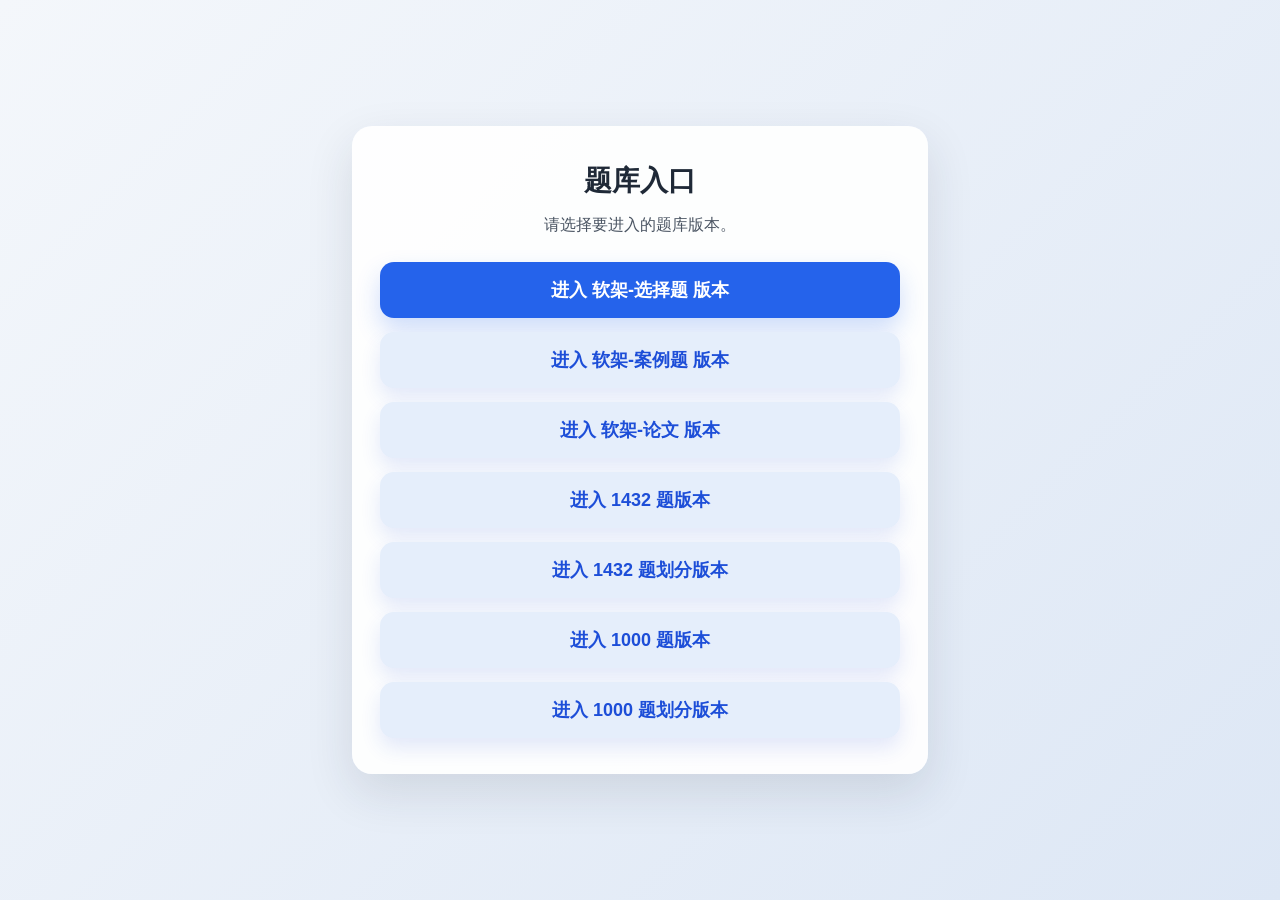
<file: index.html>
<!DOCTYPE html>
<html lang="zh-CN">
<head>
    <meta charset="UTF-8">
    <meta name="viewport" content="width=device-width, initial-scale=1.0">
    <title>题库入口</title>
    <style>
        body {
            margin: 0;
            min-height: 100vh;
            display: flex;
            align-items: center;
            justify-content: center;
            font-family: "Microsoft YaHei", sans-serif;
            background: linear-gradient(135deg, #f4f7fb 0%, #dde7f5 100%);
            color: #1f2937;
        }

        .entry-card {
            width: min(520px, calc(100vw - 32px));
            padding: 36px 28px;
            border-radius: 20px;
            background: rgba(255, 255, 255, 0.92);
            box-shadow: 0 18px 48px rgba(31, 41, 55, 0.12);
            text-align: center;
        }

        h1 {
            margin: 0 0 12px;
            font-size: 28px;
        }

        p {
            margin: 0 0 24px;
            color: #4b5563;
            line-height: 1.6;
        }

        .button-group {
            display: flex;
            flex-direction: column;
            gap: 14px;
        }

        .entry-btn {
            display: block;
            padding: 16px 18px;
            border-radius: 14px;
            text-decoration: none;
            font-size: 18px;
            font-weight: 700;
            transition: transform 0.18s ease, box-shadow 0.18s ease, background 0.18s ease;
        }

        .entry-btn:hover {
            transform: translateY(-2px);
        }

        .entry-btn.primary {
            background: #2563eb;
            color: #ffffff;
            box-shadow: 0 12px 24px rgba(37, 99, 235, 0.22);
        }

        .entry-btn.secondary {
            background: #e5eefb;
            color: #1d4ed8;
            box-shadow: 0 10px 20px rgba(29, 78, 216, 0.12);
        }
    </style>
</head>
<body>
<main class="entry-card">
    <h1>题库入口</h1>
    <p>请选择要进入的题库版本。</p>
    <div class="button-group">
        <a class="entry-btn primary" href="./sa_all/">进入 软架-选择题 版本</a>
        <a class="entry-btn secondary" href="./sa_case/">进入 软架-案例题 版本</a>
        <a class="entry-btn secondary" href="./sa_paper/">进入 软架-论文 版本</a>
        <a class="entry-btn secondary" href="./a1432/">进入 1432 题版本</a>
        <a class="entry-btn secondary" href="./a1432_split/">进入 1432 题划分版本</a>
        <a class="entry-btn secondary" href="./a1000/">进入 1000 题版本</a>
        <a class="entry-btn secondary" href="./a1000_split/">进入 1000 题划分版本</a>
    </div>
</main>
</body>
</html>
</file>
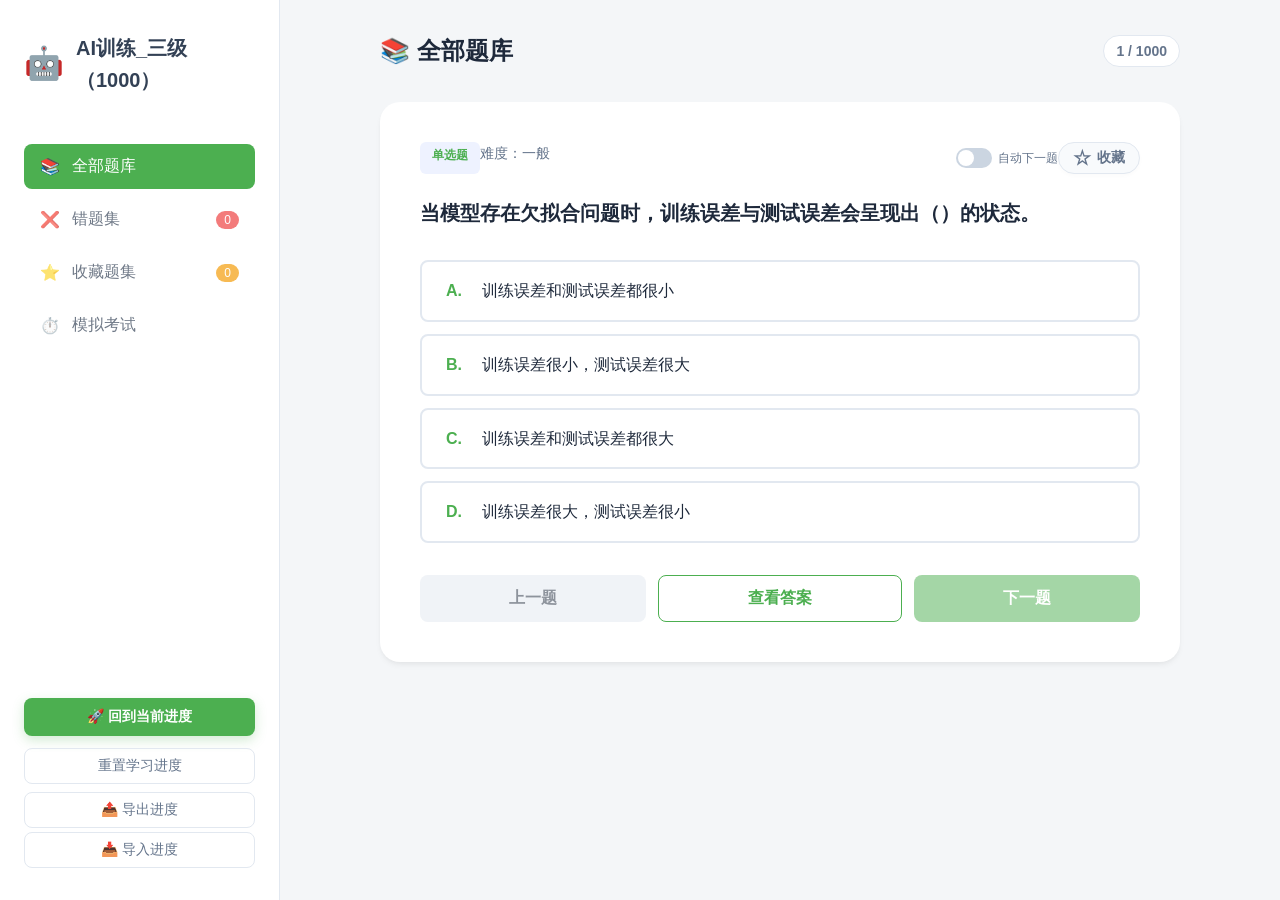
<file: a1000/index.html>
<!DOCTYPE html>
<html lang="zh-CN">

<head>
    <meta charset="UTF-8">
    <meta name="viewport" content="width=device-width, initial-scale=1.0">
    <title>AI训练_三级（1000） - 刷题工具</title>
    <link rel="stylesheet" href="../assets/style.css">
</head>

<body>
    <div class="app-container">
        <!-- 侧边栏导航 -->
        <aside class="sidebar">
            <div class="logo">
                <span class="logo-icon">🤖</span>
                <h1>AI训练_三级（1000）</h1>
            </div>
            <nav class="menu">
                <button id="nav-all" class="menu-item active" onclick="switchMode('all')">
                    <span class="icon">📚</span> <span class="nav-text">全部<span class="hide-mobile">题库</span></span>
                </button>
                <button id="nav-wrong" class="menu-item" onclick="switchMode('wrong')">
                    <span class="icon">❌</span> <span class="nav-text">错题<span class="hide-mobile">集</span></span> <span
                        id="wrong-count" class="badge">0</span>
                </button>
                <button id="nav-fav" class="menu-item" onclick="switchMode('fav')">
                    <span class="icon">⭐</span> <span class="nav-text">收藏<span class="hide-mobile">题集</span></span>
                    <span id="fav-count" class="badge badge-fav">0</span>
                </button>
                <button id="nav-exam" class="menu-item" onclick="switchMode('exam')">
                    <span class="icon">⏱️</span> <span class="nav-text">模拟<span class="hide-mobile">考试</span></span>
                </button>
            </nav>
            <div class="footer-info">
                <button class="jump-progress-btn" onclick="jumpToCurrentProgress()">🚀 回到当前进度</button>
                <button class="reset-btn" onclick="resetProgress()">重置学习进度</button>
                <button class="reset-btn" onclick="exportData()" style="margin-top:8px">📤 导出进度</button>
                <button class="reset-btn" onclick="importData()" style="margin-top:4px">📥 导入进度</button>
            </div>
        </aside>

        <!-- 主内容区 -->
        <main class="main-content">
            <header class="top-bar">
                <h2 id="mode-title">📚 全部题库</h2>
                <div class="user-actions">
                    <span id="timer-display" class="timer hidden" title="考试剩余时间">01:30:00</span>
                    <span id="current-index-display" onclick="handleProgressClick()" title="点击查看进度/答题卡">1 / 1000</span>
                </div>
            </header>

            <div id="quiz-card" class="quiz-card">
                <div class="card-header">
                    <span class="q-type">单选题</span>
                    <span id="q-difficulty" class="q-difficulty">难度：一般</span>
                    <label class="auto-next-toggle" title="答对后自动跳转下一题">
                        <input type="checkbox" id="auto-next-check">
                        <span class="toggle-slider"></span>
                        <span class="toggle-label">自动下一题</span>
                    </label>
                    <button id="fav-btn" class="fav-btn" onclick="toggleFav()" title="收藏题目"><span
                            class="star-icon">☆</span> 收藏</button>
                </div>

                <div class="q-content">
                    <p id="q-text" class="q-text">正在加载题目...</p>
                </div>

                <div id="options-list" class="options-list">
                    <!-- 选项将在这里动态生成 -->
                </div>

                <div id="feedback-area" class="feedback-area hidden">
                    <div class="answer-row">
                        <span class="ans-label">正确答案：</span>
                        <span id="correct-ans" class="ans-value">A</span>
                    </div>
                    <div class="analysis-box">
                        <h4>解析：</h4>
                        <p id="analysis-text">这里是解析内容...</p>
                    </div>
                </div>

                <div class="card-footer">
                    <button id="prev-btn" class="btn secondary" onclick="prevQuestion()" disabled>上一题</button>
                    <button id="submit-btn" class="btn primary hidden" onclick="submitMultiAnswer()">提交答案</button>
                    <button id="show-ans-btn" class="btn outline" onclick="showAnswer()">查看答案</button>
                    <button id="retry-btn" class="btn outline hidden" onclick="retryQuestion()">重新作答</button>
                    <button id="next-btn" class="btn primary" onclick="nextQuestion()">下一题</button>
                    <button id="submit-exam-btn" class="btn warning hidden" onclick="submitExam()">交卷</button>
                    <button id="exit-review-btn" class="btn warning hidden" onclick="exitExamReview()">结束回顾</button>
                </div>
            </div>

            <!-- 空状态显示 -->
            <div id="empty-state" class="empty-state hidden">
                <div class="empty-icon">🎉</div>
                <h3>暂无题目</h3>
                <p>当前列表中没有可练习的题目。</p>
                <button class="btn primary" onclick="switchMode('all')">返回全部题库</button>
            </div>

            <!-- 考试准备状态 -->
            <div id="exam-start-state" class="empty-state hidden">
                <div class="empty-icon">⏱️</div>
                <h3>模拟考试</h3>
                <p class="exam-desc">考试时长：90分钟。<br>系统将从题库随机抽取试题。准备好了吗？</p>
                <button class="btn primary" onclick="startExam()">开始考试</button>
            </div>

            <!-- 考试结果状态 -->
            <div id="exam-result-state" class="empty-state hidden">
                <div class="empty-icon">🏆</div>
                <h3 id="exam-score-title">考试成绩</h3>
                <p id="exam-result-desc" class="exam-desc">得分：0 / 100<br>用时：00:00</p>
                <div class="exam-actions" style="margin-top: 20px; display: flex; gap: 10px; justify-content: center;">
                    <button id="review-all-btn" class="btn outline hidden" onclick="reviewExamAll()">回顾整卷</button>
                    <button id="add-wrong-btn" class="btn outline" onclick="addAllExamWrongToBank()">一键加入错题集</button>
                    <button class="btn primary" onclick="switchMode('all')">退出考试</button>
                </div>
            </div>
        </main>
    </div>

    <!-- 答题卡弹窗 -->
    <div id="answer-sheet-modal" class="modal hidden">
        <div class="modal-overlay" onclick="closeAnswerSheet()"></div>
        <div class="modal-content">
            <div class="modal-header">
                <h3>答题卡</h3>
                <button class="close-btn" onclick="closeAnswerSheet()">×</button>
            </div>
            <div class="modal-body">
                <div id="answer-sheet-grid" class="answer-sheet-content">
                    <!-- JavaScript 将在这里生成数字方块 -->
                </div>
            </div>
        </div>
    </div>

    <script>window.APP_EXAM_ID = "AI训练_三级（1000）";</script>
    <script src="../assets/script.js"></script>
</body>

</html>
</file>
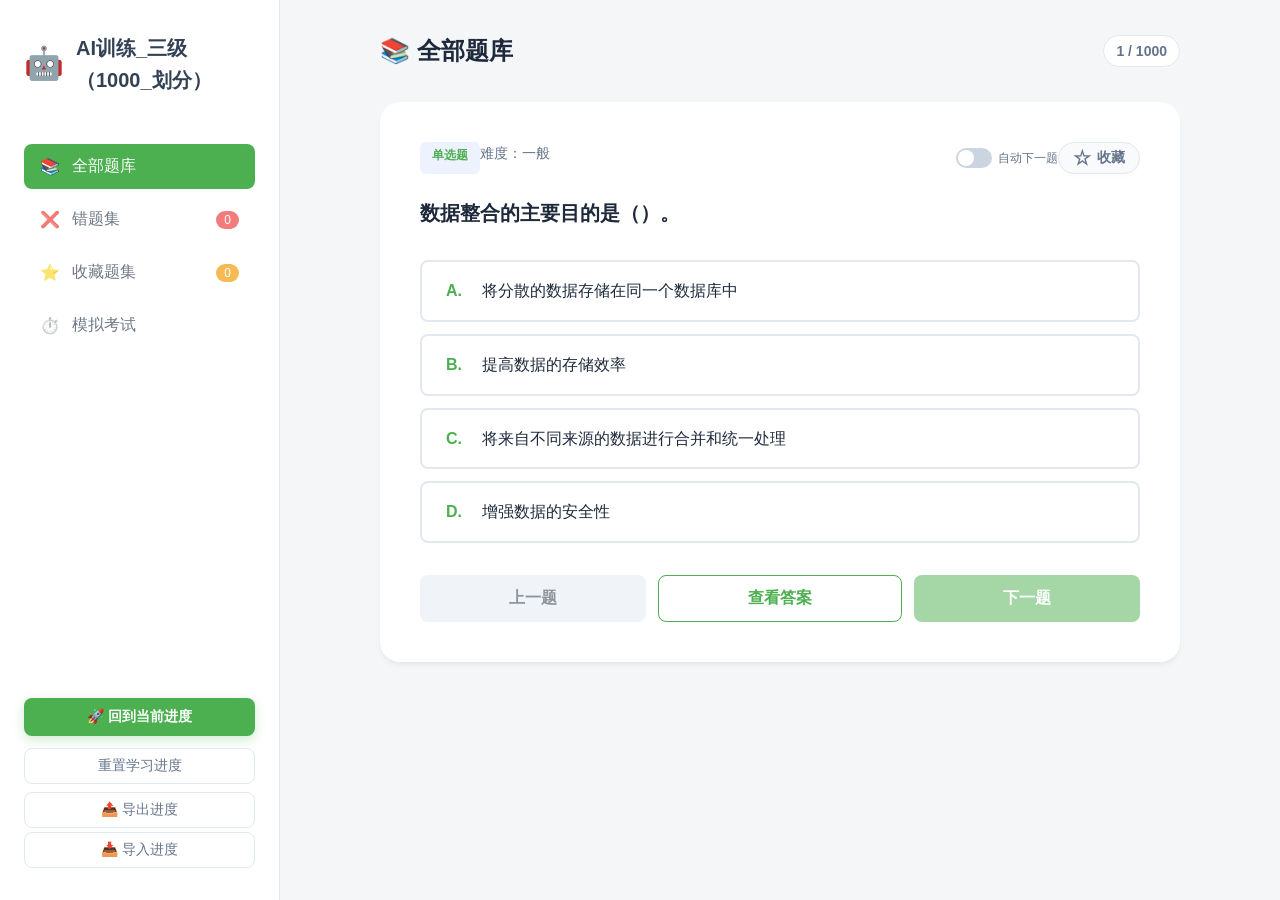
<file: a1000_split/index.html>
<!DOCTYPE html>
<html lang="zh-CN">

<head>
    <meta charset="UTF-8">
    <meta name="viewport" content="width=device-width, initial-scale=1.0">
    <title>AI训练_三级（1000_划分） - 刷题工具</title>
    <link rel="stylesheet" href="../assets/style.css">
</head>

<body>
    <div class="app-container">
        <!-- 侧边栏导航 -->
        <aside class="sidebar">
            <div class="logo">
                <span class="logo-icon">🤖</span>
                <h1>AI训练_三级（1000_划分）</h1>
            </div>
            <nav class="menu">
                <button id="nav-all" class="menu-item active" onclick="switchMode('all')">
                    <span class="icon">📚</span> <span class="nav-text">全部<span class="hide-mobile">题库</span></span>
                </button>
                <button id="nav-wrong" class="menu-item" onclick="switchMode('wrong')">
                    <span class="icon">❌</span> <span class="nav-text">错题<span class="hide-mobile">集</span></span> <span
                        id="wrong-count" class="badge">0</span>
                </button>
                <button id="nav-fav" class="menu-item" onclick="switchMode('fav')">
                    <span class="icon">⭐</span> <span class="nav-text">收藏<span class="hide-mobile">题集</span></span>
                    <span id="fav-count" class="badge badge-fav">0</span>
                </button>
                <button id="nav-exam" class="menu-item" onclick="switchMode('exam')">
                    <span class="icon">⏱️</span> <span class="nav-text">模拟<span class="hide-mobile">考试</span></span>
                </button>
            </nav>
            <div class="footer-info">
                <button class="jump-progress-btn" onclick="jumpToCurrentProgress()">🚀 回到当前进度</button>
                <button class="reset-btn" onclick="resetProgress()">重置学习进度</button>
                <button class="reset-btn" onclick="exportData()" style="margin-top:8px">📤 导出进度</button>
                <button class="reset-btn" onclick="importData()" style="margin-top:4px">📥 导入进度</button>
            </div>
        </aside>

        <!-- 主内容区 -->
        <main class="main-content">
            <header class="top-bar">
                <h2 id="mode-title">📚 全部题库</h2>
                <div class="user-actions">
                    <span id="timer-display" class="timer hidden" title="考试剩余时间">01:30:00</span>
                    <span id="current-index-display" onclick="handleProgressClick()" title="点击查看进度/答题卡">1 / 1000</span>
                </div>
            </header>

            <div id="quiz-card" class="quiz-card">
                <div class="card-header">
                    <span class="q-type">单选题</span>
                    <span id="q-difficulty" class="q-difficulty">难度：一般</span>
                    <label class="auto-next-toggle" title="答对后自动跳转下一题">
                        <input type="checkbox" id="auto-next-check">
                        <span class="toggle-slider"></span>
                        <span class="toggle-label">自动下一题</span>
                    </label>
                    <button id="fav-btn" class="fav-btn" onclick="toggleFav()" title="收藏题目"><span
                            class="star-icon">☆</span> 收藏</button>
                </div>

                <div class="q-content">
                    <p id="q-text" class="q-text">正在加载题目...</p>
                </div>

                <div id="options-list" class="options-list">
                    <!-- 选项将在这里动态生成 -->
                </div>

                <div id="feedback-area" class="feedback-area hidden">
                    <div class="answer-row">
                        <span class="ans-label">正确答案：</span>
                        <span id="correct-ans" class="ans-value">A</span>
                    </div>
                    <div class="analysis-box">
                        <h4>解析：</h4>
                        <p id="analysis-text">这里是解析内容...</p>
                    </div>
                </div>

                <div class="card-footer">
                    <button id="prev-btn" class="btn secondary" onclick="prevQuestion()" disabled>上一题</button>
                    <button id="submit-btn" class="btn primary hidden" onclick="submitMultiAnswer()">提交答案</button>
                    <button id="show-ans-btn" class="btn outline" onclick="showAnswer()">查看答案</button>
                    <button id="retry-btn" class="btn outline hidden" onclick="retryQuestion()">重新作答</button>
                    <button id="next-btn" class="btn primary" onclick="nextQuestion()">下一题</button>
                    <button id="submit-exam-btn" class="btn warning hidden" onclick="submitExam()">交卷</button>
                    <button id="exit-review-btn" class="btn warning hidden" onclick="exitExamReview()">结束回顾</button>
                </div>
            </div>

            <!-- 空状态显示 -->
            <div id="empty-state" class="empty-state hidden">
                <div class="empty-icon">🎉</div>
                <h3>暂无题目</h3>
                <p>当前列表中没有可练习的题目。</p>
                <button class="btn primary" onclick="switchMode('all')">返回全部题库</button>
            </div>

            <!-- 考试准备状态 -->
            <div id="exam-start-state" class="empty-state hidden">
                <div class="empty-icon">⏱️</div>
                <h3>模拟考试</h3>
                <p class="exam-desc">考试时长：90分钟。<br>系统将从题库随机抽取试题。准备好了吗？</p>
                <button class="btn primary" onclick="startExam()">开始考试</button>
            </div>

            <!-- 考试结果状态 -->
            <div id="exam-result-state" class="empty-state hidden">
                <div class="empty-icon">🏆</div>
                <h3 id="exam-score-title">考试成绩</h3>
                <p id="exam-result-desc" class="exam-desc">得分：0 / 100<br>用时：00:00</p>
                <div class="exam-actions" style="margin-top: 20px; display: flex; gap: 10px; justify-content: center;">
                    <button id="review-all-btn" class="btn outline hidden" onclick="reviewExamAll()">回顾整卷</button>
                    <button id="add-wrong-btn" class="btn outline" onclick="addAllExamWrongToBank()">一键加入错题集</button>
                    <button class="btn primary" onclick="switchMode('all')">退出考试</button>
                </div>
            </div>
        </main>
    </div>

    <!-- 答题卡弹窗 -->
    <div id="answer-sheet-modal" class="modal hidden">
        <div class="modal-overlay" onclick="closeAnswerSheet()"></div>
        <div class="modal-content">
            <div class="modal-header">
                <h3>答题卡</h3>
                <button class="close-btn" onclick="closeAnswerSheet()">×</button>
            </div>
            <div class="modal-body">
                <div id="answer-sheet-grid" class="answer-sheet-content">
                    <!-- JavaScript 将在这里生成数字方块 -->
                </div>
            </div>
        </div>
    </div>

    <script>window.APP_EXAM_ID = "AI训练_三级（1000_划分）";</script>
    <script src="../assets/script.js"></script>
</body>

</html>
</file>
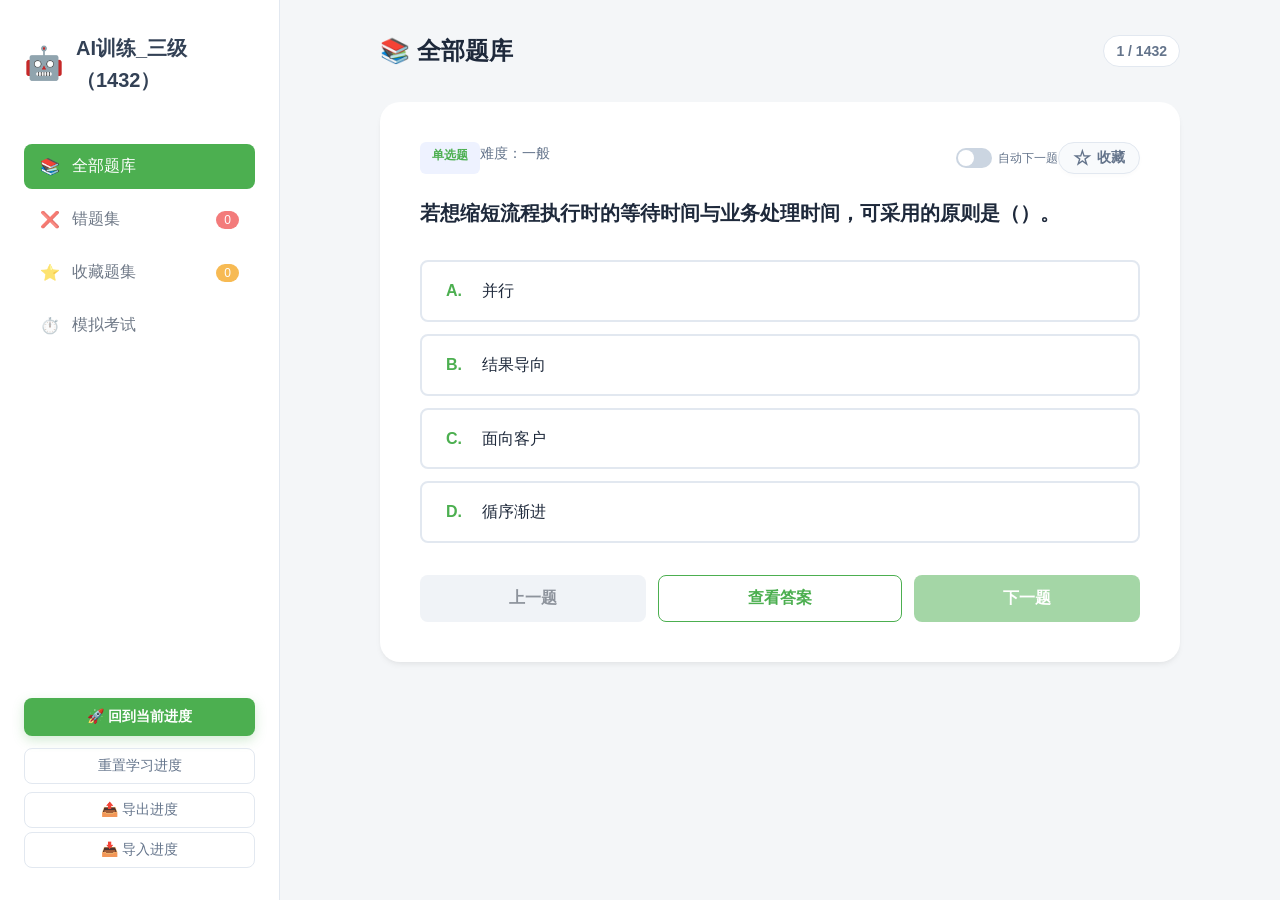
<file: a1432/index.html>
<!DOCTYPE html>
<html lang="zh-CN">

<head>
    <meta charset="UTF-8">
    <meta name="viewport" content="width=device-width, initial-scale=1.0">
    <title>AI训练_三级（1432） - 刷题工具</title>
    <link rel="stylesheet" href="../assets/style.css">
</head>

<body>
    <div class="app-container">
        <!-- 侧边栏导航 -->
        <aside class="sidebar">
            <div class="logo">
                <span class="logo-icon">🤖</span>
                <h1>AI训练_三级（1432）</h1>
            </div>
            <nav class="menu">
                <button id="nav-all" class="menu-item active" onclick="switchMode('all')">
                    <span class="icon">📚</span> <span class="nav-text">全部<span class="hide-mobile">题库</span></span>
                </button>
                <button id="nav-wrong" class="menu-item" onclick="switchMode('wrong')">
                    <span class="icon">❌</span> <span class="nav-text">错题<span class="hide-mobile">集</span></span> <span
                        id="wrong-count" class="badge">0</span>
                </button>
                <button id="nav-fav" class="menu-item" onclick="switchMode('fav')">
                    <span class="icon">⭐</span> <span class="nav-text">收藏<span class="hide-mobile">题集</span></span>
                    <span id="fav-count" class="badge badge-fav">0</span>
                </button>
                <button id="nav-exam" class="menu-item" onclick="switchMode('exam')">
                    <span class="icon">⏱️</span> <span class="nav-text">模拟<span class="hide-mobile">考试</span></span>
                </button>
            </nav>
            <div class="footer-info">
                <button class="jump-progress-btn" onclick="jumpToCurrentProgress()">🚀 回到当前进度</button>
                <button class="reset-btn" onclick="resetProgress()">重置学习进度</button>
                <button class="reset-btn" onclick="exportData()" style="margin-top:8px">📤 导出进度</button>
                <button class="reset-btn" onclick="importData()" style="margin-top:4px">📥 导入进度</button>
            </div>
        </aside>

        <!-- 主内容区 -->
        <main class="main-content">
            <header class="top-bar">
                <h2 id="mode-title">📚 全部题库</h2>
                <div class="user-actions">
                    <span id="timer-display" class="timer hidden" title="考试剩余时间">01:30:00</span>
                    <span id="current-index-display" onclick="handleProgressClick()" title="点击查看进度/答题卡">1 / 1000</span>
                </div>
            </header>

            <div id="quiz-card" class="quiz-card">
                <div class="card-header">
                    <span class="q-type">单选题</span>
                    <span id="q-difficulty" class="q-difficulty">难度：一般</span>
                    <label class="auto-next-toggle" title="答对后自动跳转下一题">
                        <input type="checkbox" id="auto-next-check">
                        <span class="toggle-slider"></span>
                        <span class="toggle-label">自动下一题</span>
                    </label>
                    <button id="fav-btn" class="fav-btn" onclick="toggleFav()" title="收藏题目"><span
                            class="star-icon">☆</span> 收藏</button>
                </div>

                <div class="q-content">
                    <p id="q-text" class="q-text">正在加载题目...</p>
                </div>

                <div id="options-list" class="options-list">
                    <!-- 选项将在这里动态生成 -->
                </div>

                <div id="feedback-area" class="feedback-area hidden">
                    <div class="answer-row">
                        <span class="ans-label">正确答案：</span>
                        <span id="correct-ans" class="ans-value">A</span>
                    </div>
                    <div class="analysis-box">
                        <h4>解析：</h4>
                        <p id="analysis-text">这里是解析内容...</p>
                    </div>
                </div>

                <div class="card-footer">
                    <button id="prev-btn" class="btn secondary" onclick="prevQuestion()" disabled>上一题</button>
                    <button id="submit-btn" class="btn primary hidden" onclick="submitMultiAnswer()">提交答案</button>
                    <button id="show-ans-btn" class="btn outline" onclick="showAnswer()">查看答案</button>
                    <button id="retry-btn" class="btn outline hidden" onclick="retryQuestion()">重新作答</button>
                    <button id="next-btn" class="btn primary" onclick="nextQuestion()">下一题</button>
                    <button id="submit-exam-btn" class="btn warning hidden" onclick="submitExam()">交卷</button>
                    <button id="exit-review-btn" class="btn warning hidden" onclick="exitExamReview()">结束回顾</button>
                </div>
            </div>

            <!-- 空状态显示 -->
            <div id="empty-state" class="empty-state hidden">
                <div class="empty-icon">🎉</div>
                <h3>暂无题目</h3>
                <p>当前列表中没有可练习的题目。</p>
                <button class="btn primary" onclick="switchMode('all')">返回全部题库</button>
            </div>

            <!-- 考试准备状态 -->
            <div id="exam-start-state" class="empty-state hidden">
                <div class="empty-icon">⏱️</div>
                <h3>模拟考试</h3>
                <p class="exam-desc">考试时长：90分钟。<br>系统将从题库随机抽取试题。准备好了吗？</p>
                <button class="btn primary" onclick="startExam()">开始考试</button>
            </div>

            <!-- 考试结果状态 -->
            <div id="exam-result-state" class="empty-state hidden">
                <div class="empty-icon">🏆</div>
                <h3 id="exam-score-title">考试成绩</h3>
                <p id="exam-result-desc" class="exam-desc">得分：0 / 100<br>用时：00:00</p>
                <div class="exam-actions" style="margin-top: 20px; display: flex; gap: 10px; justify-content: center;">
                    <button id="review-all-btn" class="btn outline hidden" onclick="reviewExamAll()">回顾整卷</button>
                    <button id="add-wrong-btn" class="btn outline" onclick="addAllExamWrongToBank()">一键加入错题集</button>
                    <button class="btn primary" onclick="switchMode('all')">退出考试</button>
                </div>
            </div>
        </main>
    </div>

    <!-- 答题卡弹窗 -->
    <div id="answer-sheet-modal" class="modal hidden">
        <div class="modal-overlay" onclick="closeAnswerSheet()"></div>
        <div class="modal-content">
            <div class="modal-header">
                <h3>答题卡</h3>
                <button class="close-btn" onclick="closeAnswerSheet()">×</button>
            </div>
            <div class="modal-body">
                <div id="answer-sheet-grid" class="answer-sheet-content">
                    <!-- JavaScript 将在这里生成数字方块 -->
                </div>
            </div>
        </div>
    </div>

    <script>window.APP_EXAM_ID = "AI训练_三级（1432）";</script>
    <script src="../assets/script.js"></script>
</body>

</html>
</file>
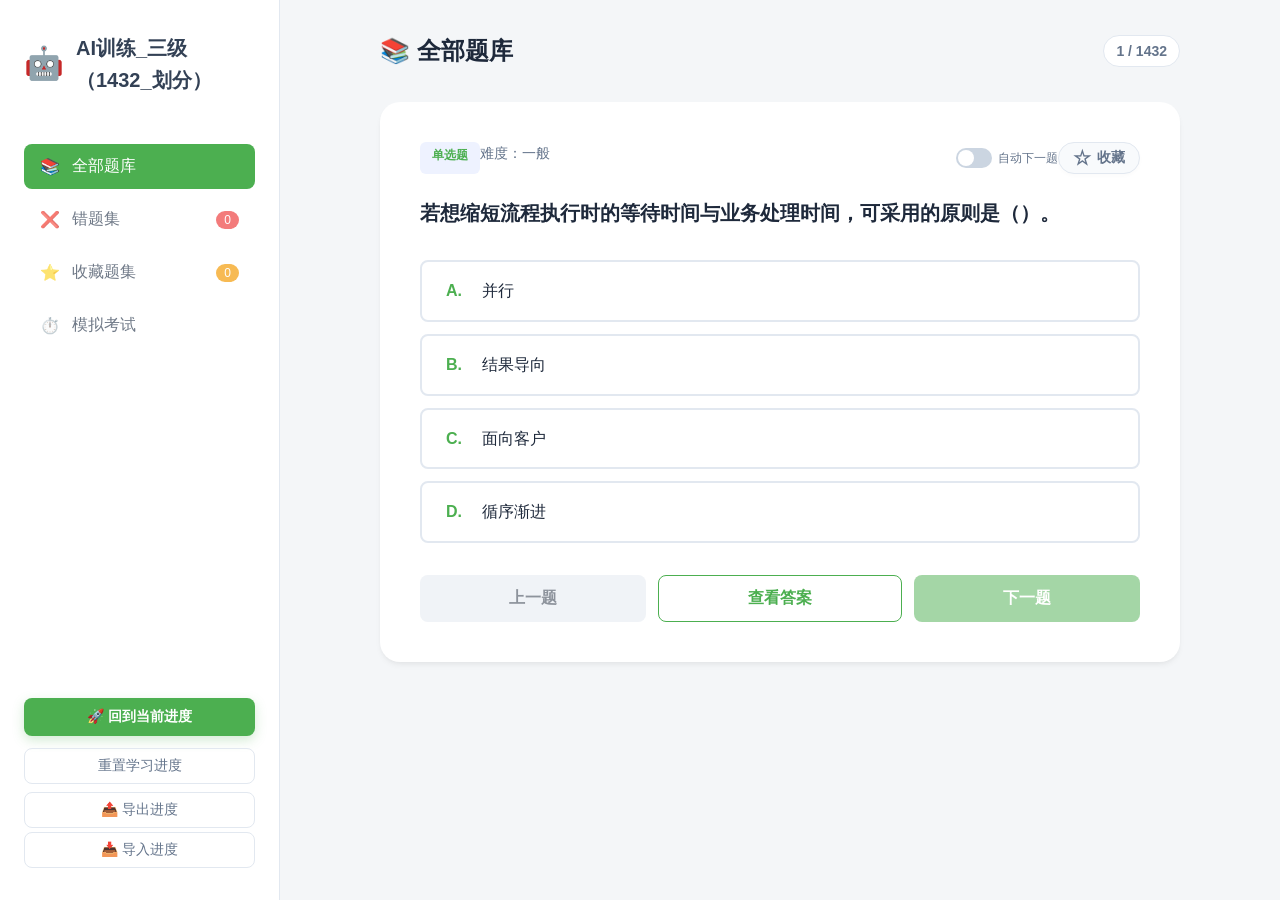
<file: a1432_split/index.html>
<!DOCTYPE html>
<html lang="zh-CN">

<head>
    <meta charset="UTF-8">
    <meta name="viewport" content="width=device-width, initial-scale=1.0">
    <title>AI训练_三级（1432_划分） - 刷题工具</title>
    <link rel="stylesheet" href="../assets/style.css">
</head>

<body>
    <div class="app-container">
        <!-- 侧边栏导航 -->
        <aside class="sidebar">
            <div class="logo">
                <span class="logo-icon">🤖</span>
                <h1>AI训练_三级（1432_划分）</h1>
            </div>
            <nav class="menu">
                <button id="nav-all" class="menu-item active" onclick="switchMode('all')">
                    <span class="icon">📚</span> <span class="nav-text">全部<span class="hide-mobile">题库</span></span>
                </button>
                <button id="nav-wrong" class="menu-item" onclick="switchMode('wrong')">
                    <span class="icon">❌</span> <span class="nav-text">错题<span class="hide-mobile">集</span></span> <span
                        id="wrong-count" class="badge">0</span>
                </button>
                <button id="nav-fav" class="menu-item" onclick="switchMode('fav')">
                    <span class="icon">⭐</span> <span class="nav-text">收藏<span class="hide-mobile">题集</span></span>
                    <span id="fav-count" class="badge badge-fav">0</span>
                </button>
                <button id="nav-exam" class="menu-item" onclick="switchMode('exam')">
                    <span class="icon">⏱️</span> <span class="nav-text">模拟<span class="hide-mobile">考试</span></span>
                </button>
            </nav>
            <div class="footer-info">
                <button class="jump-progress-btn" onclick="jumpToCurrentProgress()">🚀 回到当前进度</button>
                <button class="reset-btn" onclick="resetProgress()">重置学习进度</button>
                <button class="reset-btn" onclick="exportData()" style="margin-top:8px">📤 导出进度</button>
                <button class="reset-btn" onclick="importData()" style="margin-top:4px">📥 导入进度</button>
            </div>
        </aside>

        <!-- 主内容区 -->
        <main class="main-content">
            <header class="top-bar">
                <h2 id="mode-title">📚 全部题库</h2>
                <div class="user-actions">
                    <span id="timer-display" class="timer hidden" title="考试剩余时间">01:30:00</span>
                    <span id="current-index-display" onclick="handleProgressClick()" title="点击查看进度/答题卡">1 / 1000</span>
                </div>
            </header>

            <div id="quiz-card" class="quiz-card">
                <div class="card-header">
                    <span class="q-type">单选题</span>
                    <span id="q-difficulty" class="q-difficulty">难度：一般</span>
                    <label class="auto-next-toggle" title="答对后自动跳转下一题">
                        <input type="checkbox" id="auto-next-check">
                        <span class="toggle-slider"></span>
                        <span class="toggle-label">自动下一题</span>
                    </label>
                    <button id="fav-btn" class="fav-btn" onclick="toggleFav()" title="收藏题目"><span
                            class="star-icon">☆</span> 收藏</button>
                </div>

                <div class="q-content">
                    <p id="q-text" class="q-text">正在加载题目...</p>
                </div>

                <div id="options-list" class="options-list">
                    <!-- 选项将在这里动态生成 -->
                </div>

                <div id="feedback-area" class="feedback-area hidden">
                    <div class="answer-row">
                        <span class="ans-label">正确答案：</span>
                        <span id="correct-ans" class="ans-value">A</span>
                    </div>
                    <div class="analysis-box">
                        <h4>解析：</h4>
                        <p id="analysis-text">这里是解析内容...</p>
                    </div>
                </div>

                <div class="card-footer">
                    <button id="prev-btn" class="btn secondary" onclick="prevQuestion()" disabled>上一题</button>
                    <button id="submit-btn" class="btn primary hidden" onclick="submitMultiAnswer()">提交答案</button>
                    <button id="show-ans-btn" class="btn outline" onclick="showAnswer()">查看答案</button>
                    <button id="retry-btn" class="btn outline hidden" onclick="retryQuestion()">重新作答</button>
                    <button id="next-btn" class="btn primary" onclick="nextQuestion()">下一题</button>
                    <button id="submit-exam-btn" class="btn warning hidden" onclick="submitExam()">交卷</button>
                    <button id="exit-review-btn" class="btn warning hidden" onclick="exitExamReview()">结束回顾</button>
                </div>
            </div>

            <!-- 空状态显示 -->
            <div id="empty-state" class="empty-state hidden">
                <div class="empty-icon">🎉</div>
                <h3>暂无题目</h3>
                <p>当前列表中没有可练习的题目。</p>
                <button class="btn primary" onclick="switchMode('all')">返回全部题库</button>
            </div>

            <!-- 考试准备状态 -->
            <div id="exam-start-state" class="empty-state hidden">
                <div class="empty-icon">⏱️</div>
                <h3>模拟考试</h3>
                <p class="exam-desc">考试时长：90分钟。<br>系统将从题库随机抽取试题。准备好了吗？</p>
                <button class="btn primary" onclick="startExam()">开始考试</button>
            </div>

            <!-- 考试结果状态 -->
            <div id="exam-result-state" class="empty-state hidden">
                <div class="empty-icon">🏆</div>
                <h3 id="exam-score-title">考试成绩</h3>
                <p id="exam-result-desc" class="exam-desc">得分：0 / 100<br>用时：00:00</p>
                <div class="exam-actions" style="margin-top: 20px; display: flex; gap: 10px; justify-content: center;">
                    <button id="review-all-btn" class="btn outline hidden" onclick="reviewExamAll()">回顾整卷</button>
                    <button id="add-wrong-btn" class="btn outline" onclick="addAllExamWrongToBank()">一键加入错题集</button>
                    <button class="btn primary" onclick="switchMode('all')">退出考试</button>
                </div>
            </div>
        </main>
    </div>

    <!-- 答题卡弹窗 -->
    <div id="answer-sheet-modal" class="modal hidden">
        <div class="modal-overlay" onclick="closeAnswerSheet()"></div>
        <div class="modal-content">
            <div class="modal-header">
                <h3>答题卡</h3>
                <button class="close-btn" onclick="closeAnswerSheet()">×</button>
            </div>
            <div class="modal-body">
                <div id="answer-sheet-grid" class="answer-sheet-content">
                    <!-- JavaScript 将在这里生成数字方块 -->
                </div>
            </div>
        </div>
    </div>

    <script>window.APP_EXAM_ID = "AI训练_三级（1432_划分）";</script>
    <script src="../assets/script.js"></script>
</body>

</html>
</file>
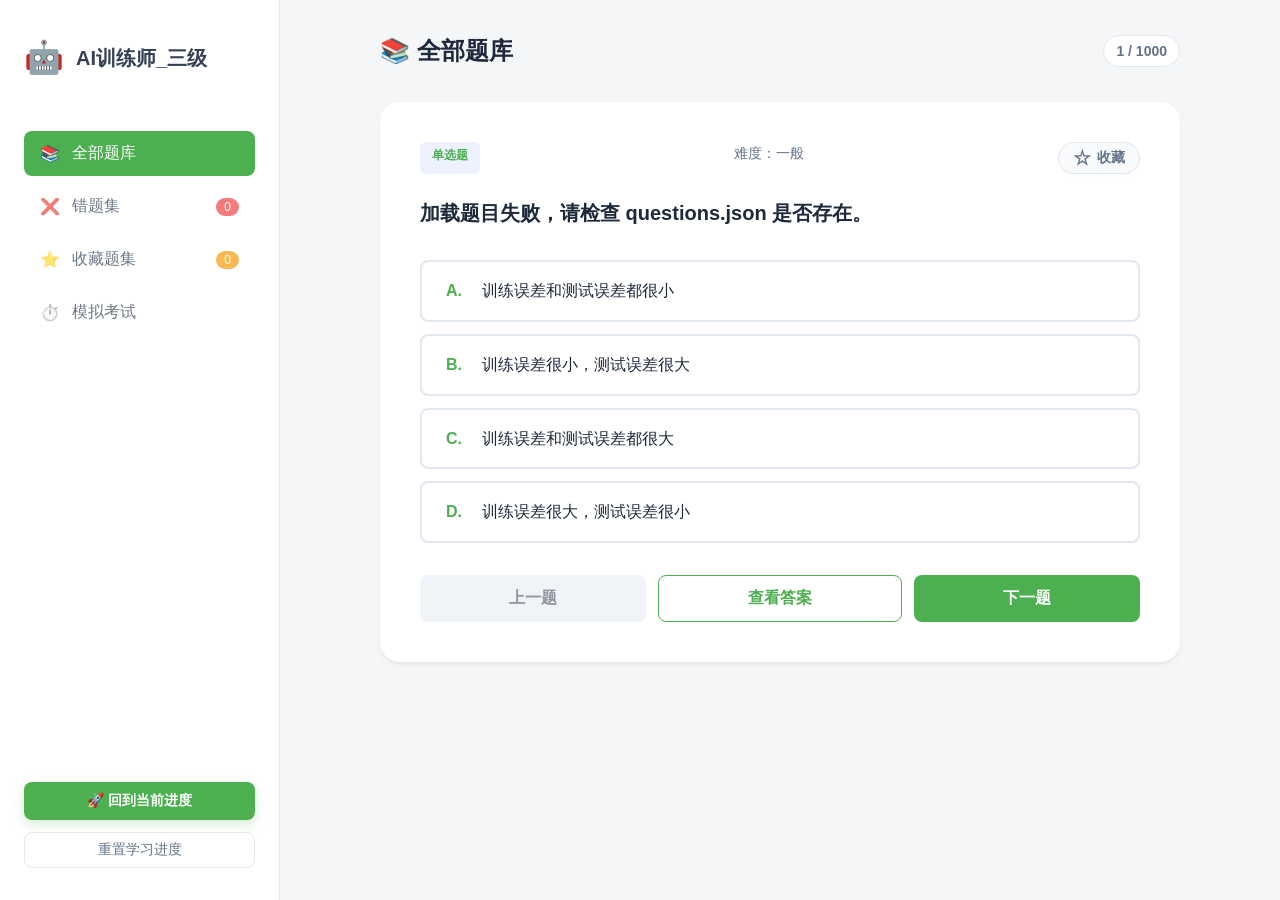
<file: a9946672/index.html>
<!DOCTYPE html>
<html lang="zh-CN">

<head>
    <meta charset="UTF-8">
    <meta name="viewport" content="width=device-width, initial-scale=1.0">
    <title>AI训练师_三级 - 刷题工具</title>
    <link rel="stylesheet" href="../assets/style.css">
</head>

<body>
    <div class="app-container">
        <!-- 侧边栏导航 -->
        <aside class="sidebar">
            <div class="logo">
                <span class="logo-icon">🤖</span>
                <h1>AI训练师_三级</h1>
            </div>
            <nav class="menu">
                <button id="nav-all" class="menu-item active" onclick="switchMode('all')">
                    <span class="icon">📚</span> <span class="nav-text">全部<span class="hide-mobile">题库</span></span>
                </button>
                <button id="nav-wrong" class="menu-item" onclick="switchMode('wrong')">
                    <span class="icon">❌</span> <span class="nav-text">错题<span class="hide-mobile">集</span></span> <span
                        id="wrong-count" class="badge">0</span>
                </button>
                <button id="nav-fav" class="menu-item" onclick="switchMode('fav')">
                    <span class="icon">⭐</span> <span class="nav-text">收藏<span class="hide-mobile">题集</span></span>
                    <span id="fav-count" class="badge badge-fav">0</span>
                </button>
                <button id="nav-exam" class="menu-item" onclick="switchMode('exam')">
                    <span class="icon">⏱️</span> <span class="nav-text">模拟<span class="hide-mobile">考试</span></span>
                </button>
            </nav>
            <div class="footer-info">
                <button class="jump-progress-btn" onclick="jumpToCurrentProgress()">🚀 回到当前进度</button>
                <button class="reset-btn" onclick="resetProgress()">重置学习进度</button>
            </div>
        </aside>

        <!-- 主内容区 -->
        <main class="main-content">
            <header class="top-bar">
                <h2 id="mode-title">📚 全部题库</h2>
                <div class="user-actions">
                    <span id="timer-display" class="timer hidden" title="考试剩余时间">01:30:00</span>
                    <span id="current-index-display" onclick="handleProgressClick()" title="点击查看进度/答题卡">1 / 1000</span>
                </div>
            </header>

            <div id="quiz-card" class="quiz-card">
                <div class="card-header">
                    <span class="q-type">单选题</span>
                    <span id="q-difficulty" class="q-difficulty">难度：一般</span>
                    <button id="fav-btn" class="fav-btn" onclick="toggleFav()" title="收藏题目"><span
                            class="star-icon">☆</span> 收藏</button>
                </div>

                <div class="q-content">
                    <p id="q-text" class="q-text">正在加载题目...</p>
                </div>

                <div id="options-list" class="options-list">
                    <!-- 选项将在这里动态生成 -->
                </div>

                <div id="feedback-area" class="feedback-area hidden">
                    <div class="answer-row">
                        <span class="ans-label">正确答案：</span>
                        <span id="correct-ans" class="ans-value">A</span>
                    </div>
                    <div class="analysis-box">
                        <h4>解析：</h4>
                        <p id="analysis-text">这里是解析内容...</p>
                    </div>
                </div>

                <div class="card-footer">
                    <button id="prev-btn" class="btn secondary" onclick="prevQuestion()" disabled>上一题</button>
                    <button id="submit-btn" class="btn primary hidden" onclick="submitMultiAnswer()">提交答案</button>
                    <button id="show-ans-btn" class="btn outline" onclick="showAnswer()">查看答案</button>
                    <button id="next-btn" class="btn primary" onclick="nextQuestion()">下一题</button>
                    <button id="submit-exam-btn" class="btn warning hidden" onclick="submitExam()">交卷</button>
                    <button id="exit-review-btn" class="btn warning hidden" onclick="exitExamReview()">结束回顾</button>
                </div>
            </div>

            <!-- 空状态显示 -->
            <div id="empty-state" class="empty-state hidden">
                <div class="empty-icon">🎉</div>
                <h3>暂无题目</h3>
                <p>当前列表中没有可练习的题目。</p>
                <button class="btn primary" onclick="switchMode('all')">返回全部题库</button>
            </div>

            <!-- 考试准备状态 -->
            <div id="exam-start-state" class="empty-state hidden">
                <div class="empty-icon">⏱️</div>
                <h3>模拟考试</h3>
                <p class="exam-desc">考试时长：90分钟。<br>系统将从题库随机抽取试题。准备好了吗？</p>
                <button class="btn primary" onclick="startExam()">开始考试</button>
            </div>

            <!-- 考试结果状态 -->
            <div id="exam-result-state" class="empty-state hidden">
                <div class="empty-icon">🏆</div>
                <h3 id="exam-score-title">考试成绩</h3>
                <p id="exam-result-desc" class="exam-desc">得分：0 / 100<br>用时：00:00</p>
                <div class="exam-actions" style="margin-top: 20px; display: flex; gap: 10px; justify-content: center;">
                    <button id="review-all-btn" class="btn outline hidden" onclick="reviewExamAll()">回顾整卷</button>
                    <button id="add-wrong-btn" class="btn outline" onclick="addAllExamWrongToBank()">一键加入错题集</button>
                    <button class="btn primary" onclick="switchMode('all')">退出考试</button>
                </div>
            </div>
        </main>
    </div>

    <!-- 答题卡弹窗 -->
    <div id="answer-sheet-modal" class="modal hidden">
        <div class="modal-overlay" onclick="closeAnswerSheet()"></div>
        <div class="modal-content">
            <div class="modal-header">
                <h3>答题卡</h3>
                <button class="close-btn" onclick="closeAnswerSheet()">×</button>
            </div>
            <div class="modal-body">
                <div id="answer-sheet-grid" class="answer-sheet-content">
                    <!-- JavaScript 将在这里生成数字方块 -->
                </div>
            </div>
        </div>
    </div>

    <script>window.APP_EXAM_ID = "AI训练师_三级";</script>
    <script src="../assets/script.js"></script>
</body>

</html>
</file>
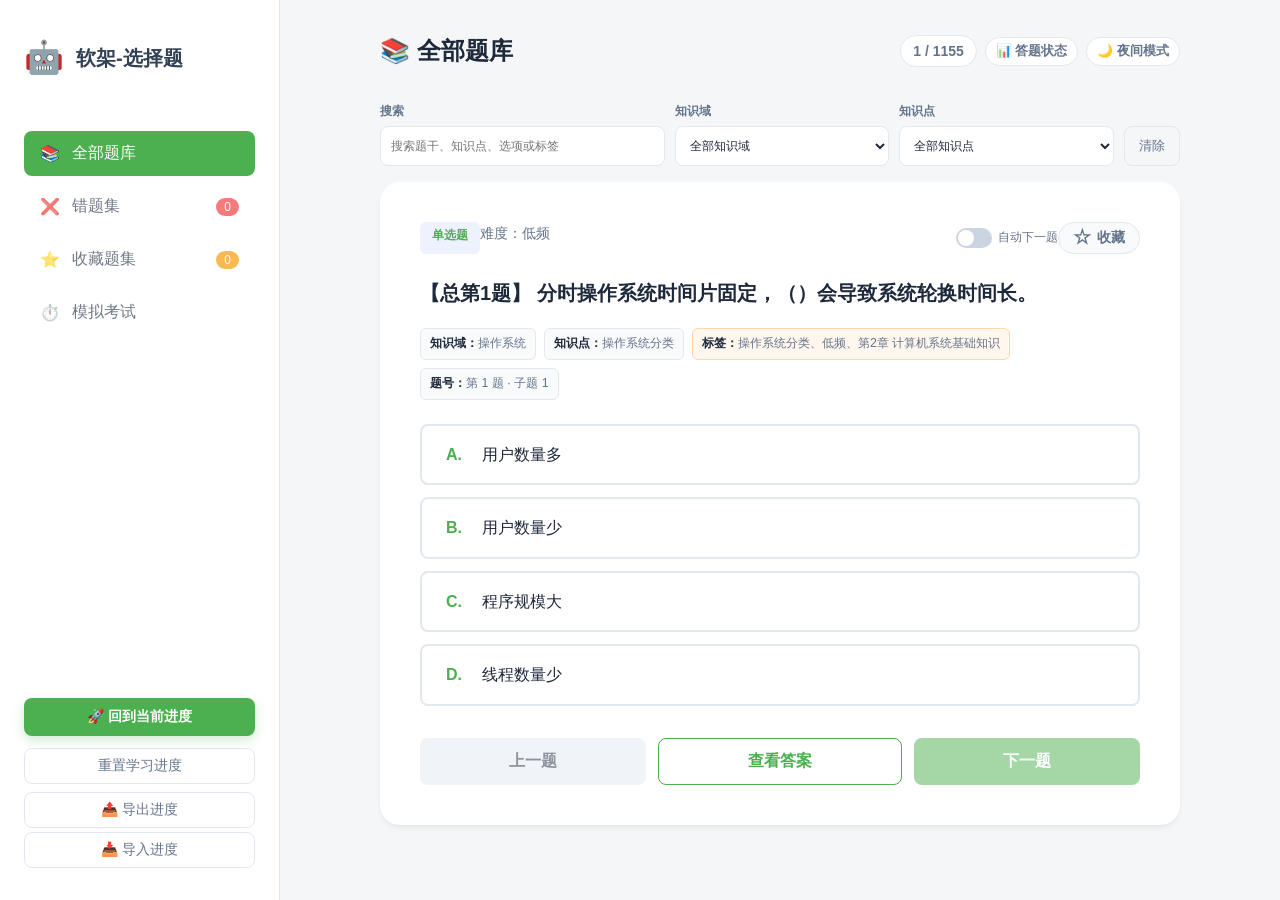
<file: sa_all/index.html>
<!DOCTYPE html>
<html lang="zh-CN">

<head>
    <meta charset="UTF-8">
    <meta name="viewport" content="width=device-width, initial-scale=1.0">
    <meta name="color-scheme" content="light dark">
    <title>软架-选择题 - 刷题工具</title>
    <script>(function(){try{var t=localStorage.getItem('sa-theme');if(t==='dark')document.documentElement.dataset.theme='dark';}catch(e){}})();</script>
    <link rel="stylesheet" href="../assets/style.css">
</head>

<body>
    <div class="app-container">
        <!-- 侧边栏导航 -->
        <aside class="sidebar">
            <div class="logo">
                <span class="logo-icon">🤖</span>
                <h1>软架-选择题</h1>
            </div>
            <nav class="menu">
                <button id="nav-all" class="menu-item active" onclick="switchMode('all')">
                    <span class="icon">📚</span> <span class="nav-text">全部<span class="hide-mobile">题库</span></span>
                </button>
                <button id="nav-wrong" class="menu-item" onclick="switchMode('wrong')">
                    <span class="icon">❌</span> <span class="nav-text">错题<span class="hide-mobile">集</span></span> <span
                        id="wrong-count" class="badge">0</span>
                </button>
                <button id="nav-fav" class="menu-item" onclick="switchMode('fav')">
                    <span class="icon">⭐</span> <span class="nav-text">收藏<span class="hide-mobile">题集</span></span>
                    <span id="fav-count" class="badge badge-fav">0</span>
                </button>
                <button id="nav-exam" class="menu-item" onclick="switchMode('exam')">
                    <span class="icon">⏱️</span> <span class="nav-text">模拟<span class="hide-mobile">考试</span></span>
                </button>
            </nav>
            <div class="footer-info">
                <button class="jump-progress-btn" onclick="jumpToCurrentProgress()">🚀 回到当前进度</button>
                <button class="reset-btn" onclick="resetProgress()">重置学习进度</button>
                <button class="reset-btn" onclick="exportData()" style="margin-top:8px">📤 导出进度</button>
                <button class="reset-btn" onclick="importData()" style="margin-top:4px">📥 导入进度</button>
            </div>
        </aside>

        <!-- 主内容区 -->
        <main class="main-content">
            <header class="top-bar">
                <h2 id="mode-title">📚 全部题库</h2>
                <div class="user-actions">
                    <span id="timer-display" class="timer hidden" title="考试剩余时间">01:30:00</span>
                    <span id="current-index-display" onclick="handleProgressClick()" title="点击输入题号跳转">1 / 1000</span>
                    <button id="progress-sheet-btn" class="progress-sheet-btn" type="button" onclick="openAnswerSheet()" title="查看所有题目的答题状态">📊 答题状态</button>
                    <button class="theme-toggle" type="button" data-theme-toggle aria-pressed="false" title="切换到夜间模式">🌙 夜间模式</button>
                </div>
            </header>

            <section id="question-filters" class="question-filters" aria-label="题库筛选">
                <label class="filter-field filter-search">
                    <span>搜索</span>
                    <input id="search-input" type="search" placeholder="搜索题干、知识点、选项或标签" autocomplete="off">
                </label>
                <label class="filter-field">
                    <span>知识域</span>
                    <select id="domain-filter"><option value="">全部知识域</option></select>
                </label>
                <label class="filter-field">
                    <span>知识点</span>
                    <select id="point-filter"><option value="">全部知识点</option></select>
                </label>
                <button id="clear-filters" class="filter-clear" type="button" title="清除筛选">清除</button>
            </section>

            <div id="quiz-card" class="quiz-card">
                <div class="card-header">
                    <span class="q-type">单选题</span>
                    <span id="q-difficulty" class="q-difficulty">难度：一般</span>
                    <label class="auto-next-toggle" title="答对后自动跳转下一题">
                        <input type="checkbox" id="auto-next-check">
                        <span class="toggle-slider"></span>
                        <span class="toggle-label">自动下一题</span>
                    </label>
                    <button id="fav-btn" class="fav-btn" onclick="toggleFav()" title="收藏题目"><span
                            class="star-icon">☆</span> 收藏</button>
                </div>

                <div class="q-content">
                    <p id="q-text" class="q-text">正在加载题目...</p>
                    <div id="question-meta" class="question-meta"></div>
                    <div id="question-images" class="question-images"></div>
                </div>

                <div id="options-list" class="options-list">
                    <!-- 选项将在这里动态生成 -->
                </div>

                <div id="feedback-area" class="feedback-area hidden">
                    <div class="answer-row">
                        <span class="ans-label">正确答案：</span>
                        <span id="correct-ans" class="ans-value">A</span>
                    </div>
                    <div class="analysis-box">
                        <h4>答案解析</h4>
                        <p id="analysis-text">这里是解析内容...</p>
                    </div>
                    <div id="knowledge-summary-box" class="knowledge-box hidden">
                        <h4>浓缩知识点</h4>
                        <p id="knowledge-summary-text"></p>
                    </div>
                    <div id="source-box" class="source-box hidden">
                        <span>来源</span>
                        <span id="source-text"></span>
                    </div>
                </div>

                <div class="card-footer">
                    <button id="prev-btn" class="btn secondary" onclick="prevQuestion()" disabled>上一题</button>
                    <button id="submit-btn" class="btn primary hidden" onclick="submitMultiAnswer()">提交答案</button>
                    <button id="show-ans-btn" class="btn outline" onclick="showAnswer()">查看答案</button>
                    <button id="retry-btn" class="btn outline hidden" onclick="retryQuestion()">重新作答</button>
                    <button id="next-btn" class="btn primary" onclick="nextQuestion()">下一题</button>
                    <button id="submit-exam-btn" class="btn warning hidden" onclick="submitExam()">交卷</button>
                    <button id="exit-review-btn" class="btn warning hidden" onclick="exitExamReview()">结束回顾</button>
                </div>
            </div>

            <!-- 空状态显示 -->
            <div id="empty-state" class="empty-state hidden">
                <div class="empty-icon">🎉</div>
                <h3>暂无题目</h3>
                <p>当前列表中没有可练习的题目。</p>
                <button class="btn primary" onclick="switchMode('all')">返回全部题库</button>
            </div>

            <!-- 考试准备状态 -->
            <div id="exam-start-state" class="empty-state hidden">
                <div class="empty-icon">⏱️</div>
                <h3>模拟考试</h3>
                <p class="exam-desc">考试时长：90分钟。<br>系统将从题库随机抽取试题。准备好了吗？</p>
                <button class="btn primary" onclick="startExam()">开始考试</button>
            </div>

            <!-- 考试结果状态 -->
            <div id="exam-result-state" class="empty-state hidden">
                <div class="empty-icon">🏆</div>
                <h3 id="exam-score-title">考试成绩</h3>
                <p id="exam-result-desc" class="exam-desc">得分：0 / 100<br>用时：00:00</p>
                <div class="exam-actions" style="margin-top: 20px; display: flex; gap: 10px; justify-content: center;">
                    <button id="review-all-btn" class="btn outline hidden" onclick="reviewExamAll()">回顾整卷</button>
                    <button id="add-wrong-btn" class="btn outline" onclick="addAllExamWrongToBank()">一键加入错题集</button>
                    <button class="btn primary" onclick="switchMode('all')">退出考试</button>
                </div>
            </div>
        </main>
    </div>

    <!-- 答题卡弹窗 -->
    <div id="answer-sheet-modal" class="modal hidden">
        <div class="modal-overlay" onclick="closeAnswerSheet()"></div>
        <div class="modal-content">
            <div class="modal-header">
                <h3>答题卡</h3>
                <button class="close-btn" onclick="closeAnswerSheet()">×</button>
            </div>
            <div class="modal-body">
                <div id="answer-sheet-summary" class="answer-sheet-summary"></div>
                <div class="answer-sheet-legend" aria-label="答题状态说明">
                    <span><i class="legend-dot unanswered"></i>未做</span>
                    <span><i class="legend-dot correct"></i>正确</span>
                    <span><i class="legend-dot wrong"></i>错误</span>
                </div>
                <div id="answer-sheet-grid" class="answer-sheet-content">
                    <!-- JavaScript 将在这里生成数字方块 -->
                </div>
            </div>
        </div>
    </div>

    <script>window.APP_EXAM_ID = "软架-选择题";</script>
    <script src="../assets/script.js"></script>
    <script src="../assets/theme.js"></script>
</body>

</html>
</file>
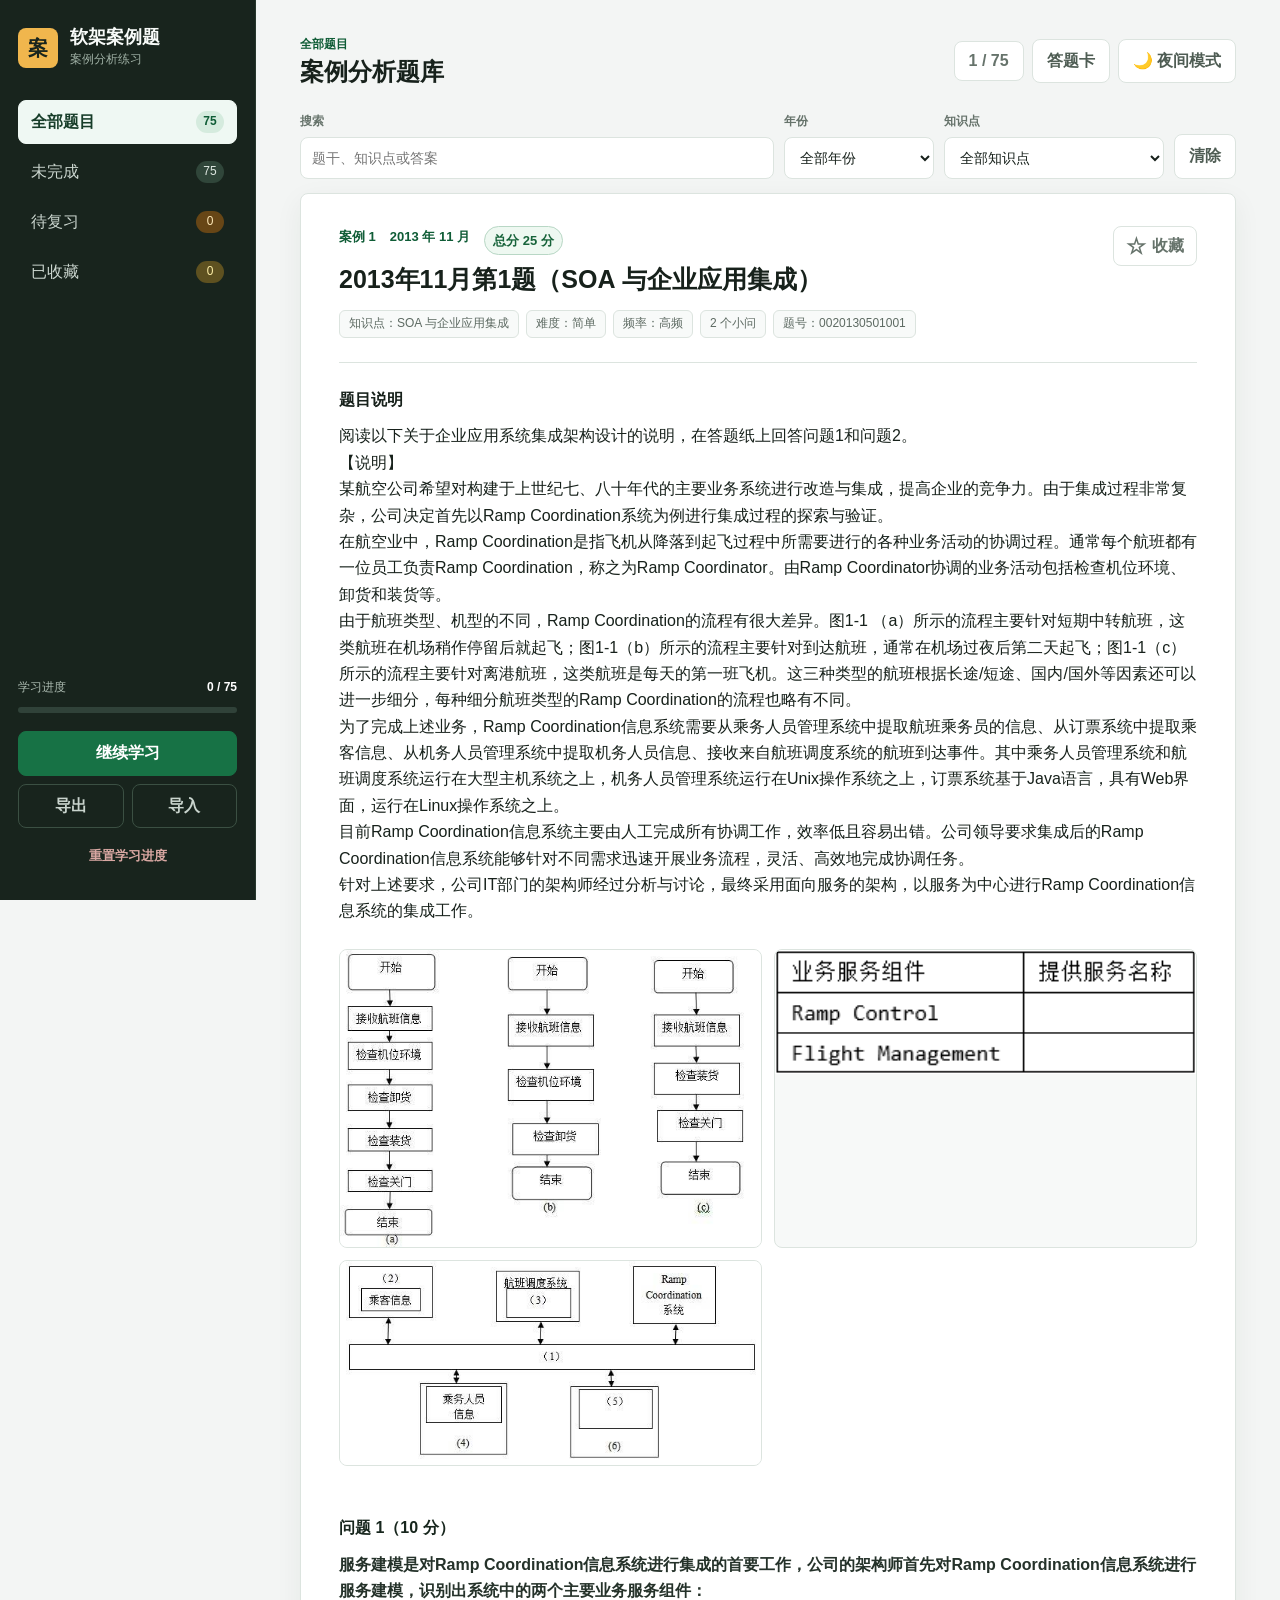
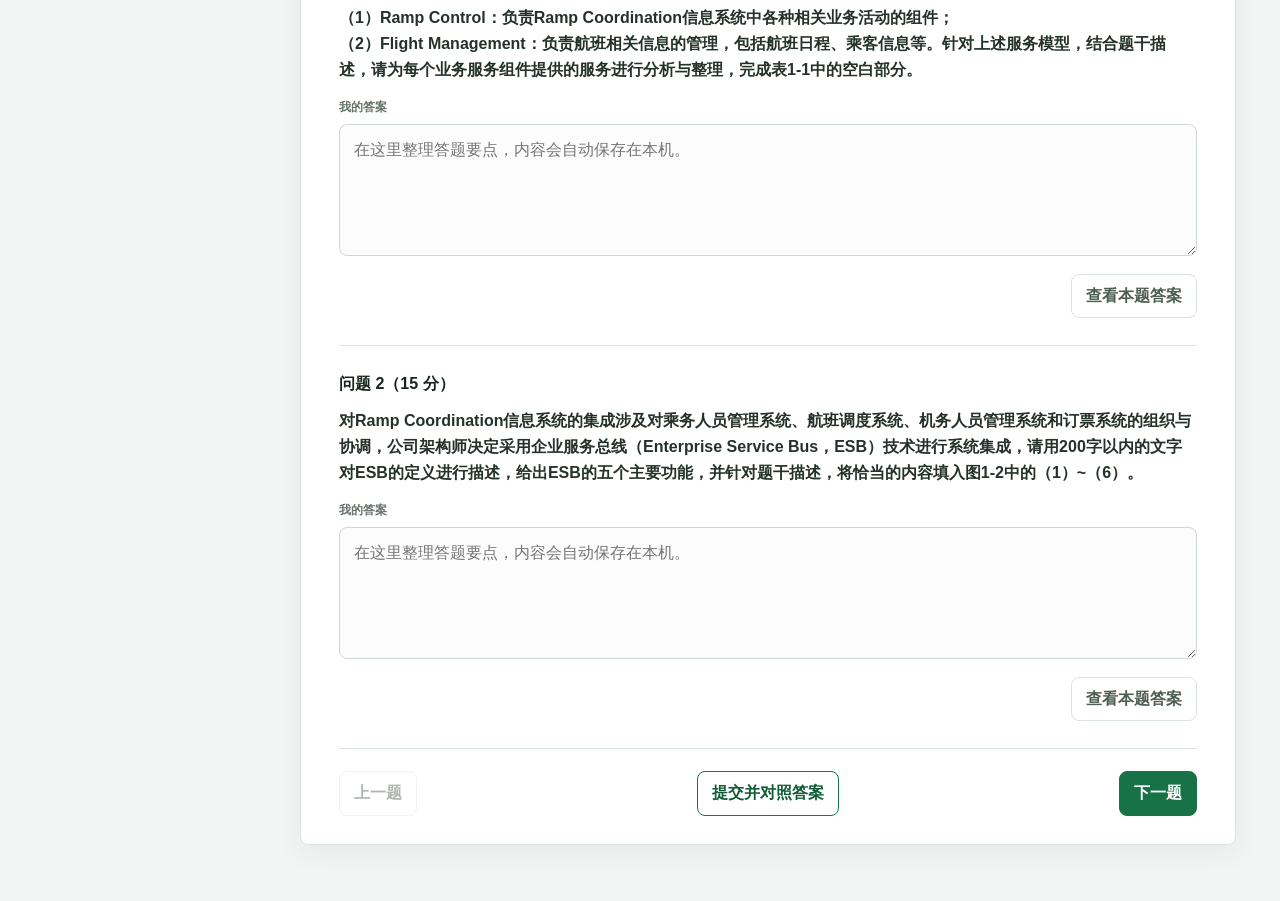
<file: sa_case/index.html>
<!DOCTYPE html>
<html lang="zh-CN">
<head>
    <meta charset="UTF-8">
    <meta name="viewport" content="width=device-width, initial-scale=1.0">
    <meta name="color-scheme" content="light dark">
    <script>(function(){try{var t=localStorage.getItem('sa-theme');if(t==='dark')document.documentElement.dataset.theme='dark';}catch(e){}})();</script>
    <title>软架案例题 - 刷题工具</title>
    <link rel="stylesheet" href="style.css">
</head>
<body>
    <div class="app-shell">
        <aside class="sidebar">
            <div class="brand">
                <span class="brand-mark">案</span>
                <div>
                    <h1>软架案例题</h1>
                    <p>案例分析练习</p>
                </div>
            </div>

            <nav class="nav" aria-label="题库视图">
                <button class="nav-item active" data-mode="all" type="button">
                    <span>全部题目</span><span id="all-count" class="badge">75</span>
                </button>
                <button class="nav-item" data-mode="unfinished" type="button">
                    <span>未完成</span><span id="unfinished-count" class="badge">75</span>
                </button>
                <button class="nav-item" data-mode="review" type="button">
                    <span>待复习</span><span id="review-count" class="badge badge-warn">0</span>
                </button>
                <button class="nav-item" data-mode="favorite" type="button">
                    <span>已收藏</span><span id="favorite-count" class="badge badge-fav">0</span>
                </button>
            </nav>

            <div class="sidebar-stats">
                <div class="stat-line"><span>学习进度</span><strong id="progress-label">0 / 75</strong></div>
                <div class="progress-track"><span id="progress-bar"></span></div>
            </div>

            <div class="sidebar-actions">
                <button id="resume-btn" class="button primary wide" type="button">继续学习</button>
                <div class="action-row">
                    <button id="export-btn" class="button quiet" type="button">导出</button>
                    <button id="import-btn" class="button quiet" type="button">导入</button>
                </div>
                <button id="reset-btn" class="button danger-text wide" type="button">重置学习进度</button>
            </div>
        </aside>

        <main class="main">
            <header class="topbar">
                <div>
                    <p id="mode-eyebrow" class="eyebrow">全部题目</p>
                    <h2 id="page-title">案例分析题库</h2>
                </div>
                <div class="topbar-actions">
                    <button id="position-btn" class="position-button" type="button" title="跳转到指定题目">1 / 75</button>
                    <button id="sheet-btn" class="button quiet" type="button">答题卡</button>
                    <button class="theme-toggle button quiet" type="button" data-theme-toggle aria-pressed="false" title="切换到夜间模式">🌙 夜间模式</button>
                </div>
            </header>

            <div class="mobile-actions" aria-label="移动端学习进度操作">
                <button id="mobile-export-btn" class="button quiet" type="button">导出进度</button>
                <button id="mobile-import-btn" class="button quiet" type="button">导入进度</button>
            </div>

            <section id="filters" class="filters" aria-label="筛选题目">
                <label class="field search-field">
                    <span>搜索</span>
                    <input id="search-input" type="search" placeholder="题干、知识点或答案" autocomplete="off">
                </label>
                <label class="field">
                    <span>年份</span>
                    <select id="year-filter"><option value="">全部年份</option></select>
                </label>
                <label class="field">
                    <span>知识点</span>
                    <select id="topic-filter"><option value="">全部知识点</option></select>
                </label>
                <button id="clear-filter-btn" class="button quiet filter-clear" type="button">清除</button>
            </section>

            <section id="case-view" class="case-sheet" aria-live="polite">
                <div class="case-heading">
                    <div class="case-heading-main">
                    <div class="case-kicker"><span id="case-number">案例 1</span><span id="case-date">2013 年 11 月</span><span id="case-total-score" class="score-badge">总分 0 分</span></div>
                        <h3 id="case-title">正在加载题目...</h3>
                        <div id="case-meta" class="meta-list"></div>
                    </div>
                    <button id="favorite-btn" class="favorite-button" type="button" aria-pressed="false" title="收藏题目">
                        <span aria-hidden="true">☆</span><span class="favorite-label">收藏</span>
                    </button>
                </div>

                <section id="stem-section" class="stem-section hidden">
                    <h4>题目说明</h4>
                    <div id="case-stem" class="preserve-lines"></div>
                </section>

                <div id="case-images" class="case-images"></div>
                <div id="questions-list" class="questions-list"></div>

                <div class="case-actions">
                    <button id="prev-btn" class="button quiet" type="button">上一题</button>
                    <button id="reveal-all-btn" class="button outline" type="button">提交并对照答案</button>
                    <button id="next-btn" class="button primary" type="button">下一题</button>
                </div>

                <div id="self-check" class="self-check hidden">
                    <div>
                        <strong>完成自评</strong>
                        <p>根据答案对照结果标记本题，后续可在“待复习”中集中练习。</p>
                    </div>
                    <div class="self-check-actions">
                        <button id="review-btn" class="button warning" type="button">需要复习</button>
                        <button id="mastered-btn" class="button success" type="button">已经掌握</button>
                    </div>
                </div>
            </section>

            <section id="empty-state" class="empty-state hidden">
                <h3>没有匹配的题目</h3>
                <p>请调整筛选条件，或切换到其他题库视图。</p>
                <button id="empty-reset-btn" class="button primary" type="button">查看全部题目</button>
            </section>
        </main>
    </div>

    <div id="sheet-modal" class="modal hidden" role="dialog" aria-modal="true" aria-labelledby="sheet-title">
        <button class="modal-backdrop" type="button" aria-label="关闭答题卡"></button>
        <section class="modal-panel">
            <header class="modal-header">
                <div>
                    <p class="eyebrow">学习概览</p>
                    <h3 id="sheet-title">答题卡</h3>
                </div>
                <button id="close-sheet-btn" class="icon-button" type="button" aria-label="关闭">×</button>
            </header>
            <div id="sheet-summary" class="sheet-summary"></div>
            <div class="sheet-legend">
                <span><i class="dot untouched"></i>未开始</span>
                <span><i class="dot draft"></i>有草稿</span>
                <span><i class="dot complete"></i>已掌握</span>
                <span><i class="dot review"></i>待复习</span>
            </div>
            <div id="sheet-grid" class="sheet-grid"></div>
        </section>
    </div>

    <input id="import-input" type="file" accept="application/json" hidden>
    <script src="script.js"></script>
    <script src="../assets/theme.js"></script>
</body>
</html>
</file>
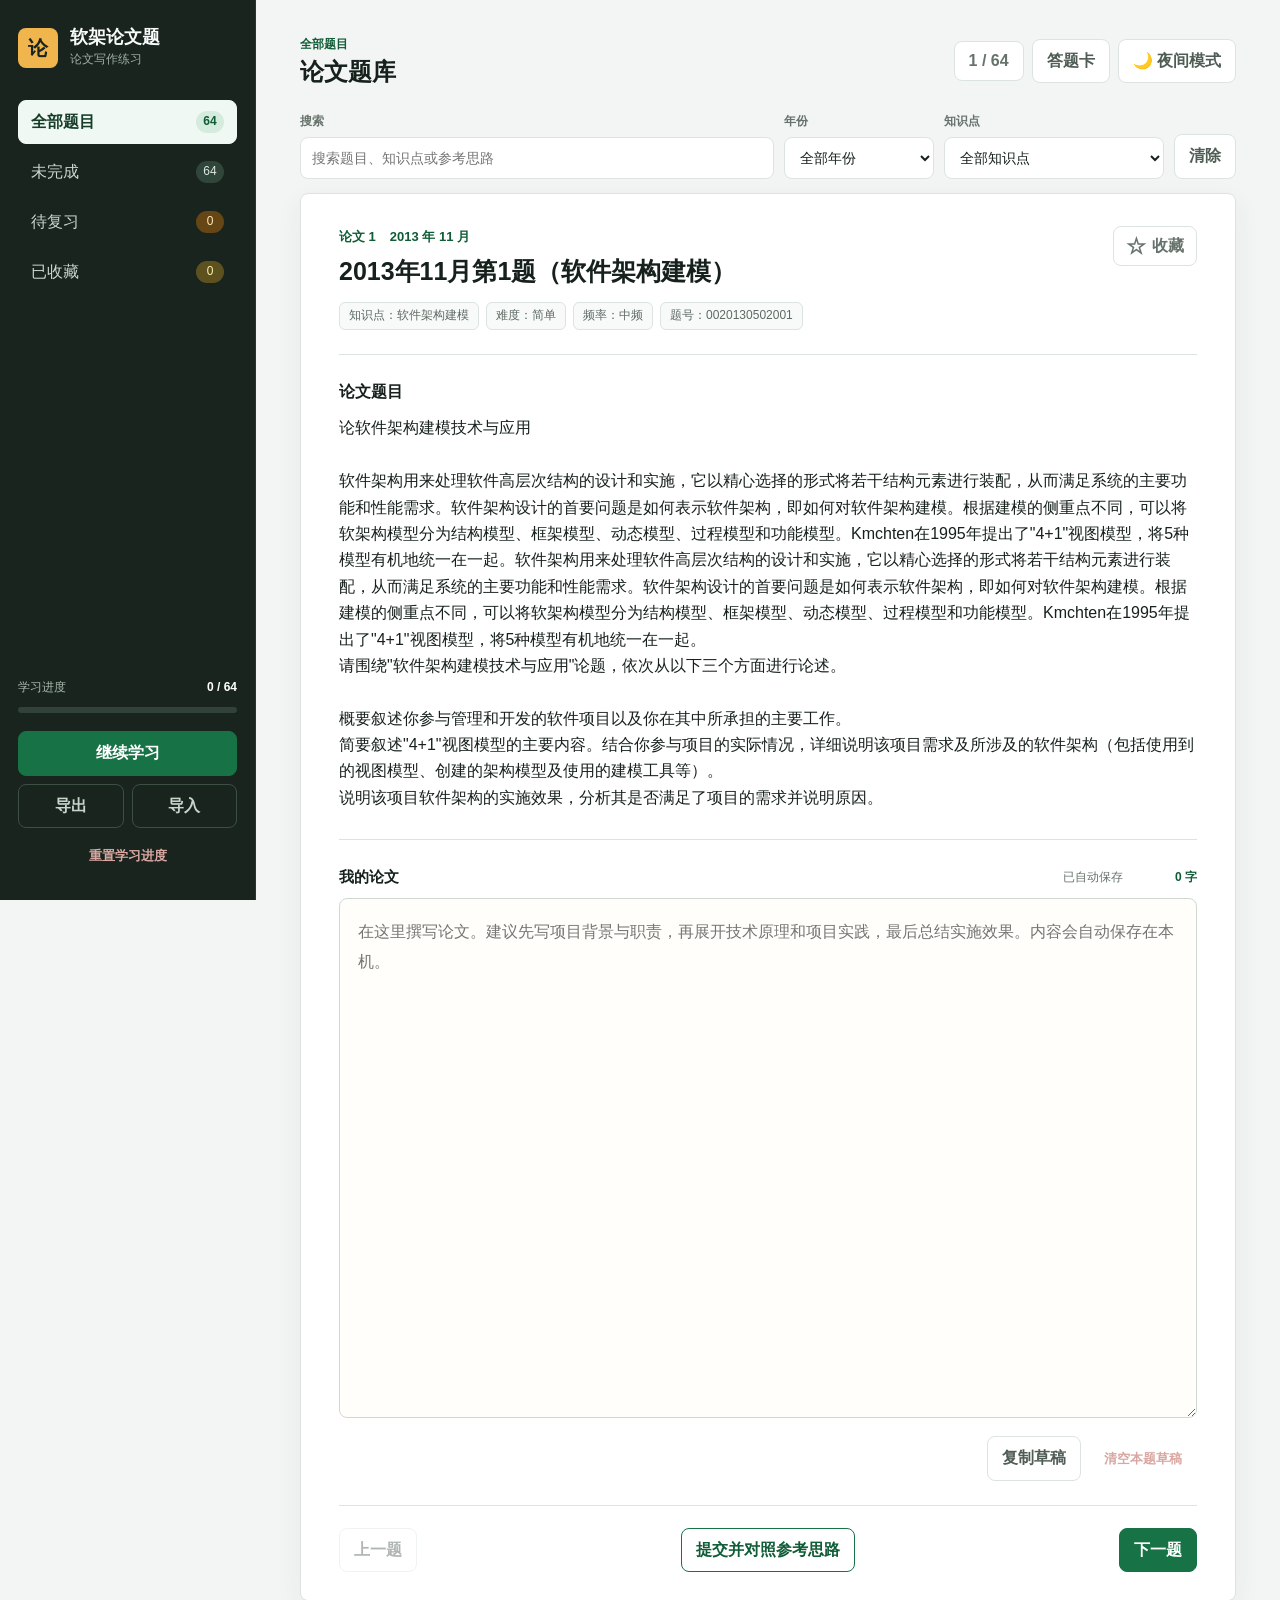
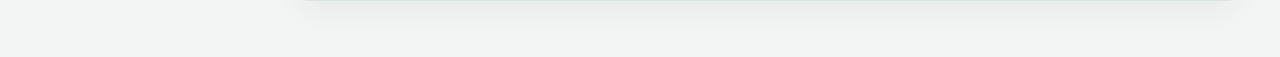
<file: sa_paper/index.html>
<!DOCTYPE html>
<html lang="zh-CN">
<head>
    <meta charset="UTF-8">
    <meta name="viewport" content="width=device-width, initial-scale=1.0">
    <meta name="color-scheme" content="light dark">
    <script>(function(){try{var t=localStorage.getItem('sa-theme');if(t==='dark')document.documentElement.dataset.theme='dark';}catch(e){}})();</script>
    <title>软架论文题 - 刷题工具</title>
    <link rel="stylesheet" href="style.css">
</head>
<body>
    <div class="app-shell">
        <aside class="sidebar">
            <div class="brand">
                <span class="brand-mark">论</span>
                <div>
                    <h1>软架论文题</h1>
                    <p>论文写作练习</p>
                </div>
            </div>

            <nav class="nav" aria-label="题库视图">
                <button class="nav-item active" data-mode="all" type="button">
                    <span>全部题目</span><span id="all-count" class="badge">64</span>
                </button>
                <button class="nav-item" data-mode="unfinished" type="button">
                    <span>未完成</span><span id="unfinished-count" class="badge">64</span>
                </button>
                <button class="nav-item" data-mode="review" type="button">
                    <span>待复习</span><span id="review-count" class="badge badge-warn">0</span>
                </button>
                <button class="nav-item" data-mode="favorite" type="button">
                    <span>已收藏</span><span id="favorite-count" class="badge badge-fav">0</span>
                </button>
            </nav>

            <div class="sidebar-stats">
                <div class="stat-line"><span>学习进度</span><strong id="progress-label">0 / 64</strong></div>
                <div class="progress-track"><span id="progress-bar"></span></div>
            </div>

            <div class="sidebar-actions">
                <button id="resume-btn" class="button primary wide" type="button">继续学习</button>
                <div class="action-row">
                    <button id="export-btn" class="button quiet" type="button">导出</button>
                    <button id="import-btn" class="button quiet" type="button">导入</button>
                </div>
                <button id="reset-btn" class="button danger-text wide" type="button">重置学习进度</button>
            </div>
        </aside>

        <main class="main">
            <header class="topbar">
                <div>
                    <p id="mode-eyebrow" class="eyebrow">全部题目</p>
                    <h2 id="page-title">论文题库</h2>
                </div>
                <div class="topbar-actions">
                    <button id="position-btn" class="position-button" type="button" title="跳转到指定题目">1 / 64</button>
                    <button id="sheet-btn" class="button quiet" type="button">答题卡</button>
                    <button class="theme-toggle button quiet" type="button" data-theme-toggle aria-pressed="false" title="切换到夜间模式">🌙 夜间模式</button>
                </div>
            </header>

            <section id="filters" class="filters" aria-label="筛选题目">
                <label class="field search-field">
                    <span>搜索</span>
                    <input id="search-input" type="search" placeholder="搜索题目、知识点或参考思路" autocomplete="off">
                </label>
                <label class="field">
                    <span>年份</span>
                    <select id="year-filter"><option value="">全部年份</option></select>
                </label>
                <label class="field">
                    <span>知识点</span>
                    <select id="topic-filter"><option value="">全部知识点</option></select>
                </label>
                <button id="clear-filter-btn" class="button quiet filter-clear" type="button">清除</button>
            </section>

            <section id="paper-view" class="case-sheet" aria-live="polite">
                <div class="case-heading">
                    <div class="case-heading-main">
                        <div class="case-kicker"><span id="paper-number">论文 1</span><span id="paper-date">2013 年 11 月</span></div>
                        <h3 id="paper-title">正在加载题目...</h3>
                        <div id="paper-meta" class="meta-list"></div>
                    </div>
                    <button id="favorite-btn" class="favorite-button" type="button" aria-pressed="false" title="收藏题目">
                        <span aria-hidden="true">☆</span><span class="favorite-label">收藏</span>
                    </button>
                </div>

                <section class="stem-section">
                    <h4>论文题目</h4>
                    <div id="paper-prompt" class="preserve-lines"></div>
                </section>

                <div id="paper-images" class="case-images"></div>

                <section class="question-block writing-block">
                    <div class="writing-toolbar">
                        <label class="answer-label" for="draft-input">我的论文</label>
                        <div class="writing-stats">
                            <span id="save-state">已自动保存</span>
                            <span id="word-count">0 字</span>
                        </div>
                    </div>
                    <textarea id="draft-input" class="draft-input paper-draft" placeholder="在这里撰写论文。建议先写项目背景与职责，再展开技术原理和项目实践，最后总结实施效果。内容会自动保存在本机。" spellcheck="false"></textarea>
                    <div class="draft-actions">
                        <button id="copy-draft-btn" class="button quiet" type="button">复制草稿</button>
                        <button id="clear-draft-btn" class="button danger-text" type="button">清空本题草稿</button>
                    </div>
                </section>

                <section id="answer-panel" class="answer-panel hidden">
                    <section class="answer-section">
                        <h4>参考思路 / 答案解析</h4>
                        <div id="analysis-text" class="preserve-lines"></div>
                    </section>
                    <section class="answer-section">
                        <details>
                            <summary>查看浓缩知识点</summary>
                            <div id="knowledge-summary" class="preserve-lines"></div>
                        </details>
                    </section>
                </section>

                <div class="case-actions">
                    <button id="prev-btn" class="button quiet" type="button">上一题</button>
                    <button id="reveal-btn" class="button outline" type="button">提交并对照参考思路</button>
                    <button id="next-btn" class="button primary" type="button">下一题</button>
                </div>

                <div id="self-check" class="self-check hidden">
                    <div>
                        <strong>完成自评</strong>
                        <p>根据题目要求和参考思路标记掌握情况，之后可在“待复习”中集中练习。</p>
                    </div>
                    <div class="self-check-actions">
                        <button id="review-btn" class="button warning" type="button">需要复习</button>
                        <button id="mastered-btn" class="button success" type="button">已经掌握</button>
                    </div>
                </div>
            </section>

            <section id="empty-state" class="empty-state hidden">
                <h3>没有匹配的题目</h3>
                <p>请调整筛选条件，或切换到其他题库视图。</p>
                <button id="empty-reset-btn" class="button primary" type="button">查看全部题目</button>
            </section>
        </main>
    </div>

    <div id="sheet-modal" class="modal hidden" role="dialog" aria-modal="true" aria-labelledby="sheet-title">
        <button class="modal-backdrop" type="button" aria-label="关闭答题卡"></button>
        <section class="modal-panel">
            <header class="modal-header">
                <div>
                    <p class="eyebrow">学习概览</p>
                    <h3 id="sheet-title">答题卡</h3>
                </div>
                <button id="close-sheet-btn" class="icon-button" type="button" aria-label="关闭">×</button>
            </header>
            <div id="sheet-summary" class="sheet-summary"></div>
            <div class="sheet-legend">
                <span><i class="dot untouched"></i>未开始</span>
                <span><i class="dot draft"></i>有草稿</span>
                <span><i class="dot complete"></i>已掌握</span>
                <span><i class="dot review"></i>待复习</span>
            </div>
            <div id="sheet-grid" class="sheet-grid"></div>
        </section>
    </div>

    <input id="import-input" type="file" accept="application/json" hidden>
    <script src="script.js"></script>
    <script src="../assets/theme.js"></script>
</body>
</html>
</file>
<file: assets/style.css>
:root {
    --primary: #4caf50;
    --primary-hover: #43a047;
    --bg-main: #f4f6f8;
    --bg-card: #ffffff;
    --text-main: #1e293b;
    --text-muted: #64748b;
    --sidebar-bg: #ffffff;
    --sidebar-text: #334155;
    --success: #22c55e;
    --danger: #ef4444;
    --border: #e2e8f0;
    --shadow: 0 4px 6px -1px rgba(0, 0, 0, 0.05), 0 2px 4px -1px rgba(0, 0, 0, 0.03);
    --radius: 8px;
}

* {
    margin: 0;
    padding: 0;
    box-sizing: border-box;
}

body {
    font-family: -apple-system, BlinkMacSystemFont, "PingFang SC", "Helvetica Neue", STHeiti, "Microsoft Yahei", Tahoma, Simsun, sans-serif;
    background-color: var(--bg-main);
    color: var(--text-main);
    line-height: 1.6;
    height: 100vh;
    overflow: hidden;
}

.app-container {
    display: flex;
    height: 100%;
}

/* Sidebar */
.sidebar {
    width: 280px;
    background-color: var(--sidebar-bg);
    color: var(--sidebar-text);
    display: flex;
    flex-direction: column;
    padding: 2rem 1.5rem;
    transition: all 0.3s ease;
    border-right: 1px solid var(--border);
}

.logo {
    display: flex;
    align-items: center;
    gap: 12px;
    margin-bottom: 3rem;
}

.logo-icon {
    font-size: 2rem;
}

.logo h1 {
    font-size: 1.25rem;
    font-weight: 700;
}

.menu {
    flex-grow: 1;
}

.menu-item {
    width: 100%;
    background: transparent;
    border: none;
    color: var(--sidebar-text);
    padding: 12px 16px;
    display: flex;
    align-items: center;
    gap: 12px;
    font-size: 1rem;
    font-weight: 500;
    cursor: pointer;
    border-radius: var(--radius);
    margin-bottom: 8px;
    transition: all 0.2s;
    opacity: 0.7;
}

.menu-item:hover {
    background: rgba(76, 175, 80, 0.1);
    color: var(--primary);
    opacity: 1;
}

.menu-item.active {
    background: var(--primary);
    color: #ffffff;
    opacity: 1;
}

#nav-fav.active {
    background: linear-gradient(135deg, #f59e0b 0%, #d97706 100%);
}

#nav-exam.active {
    background: linear-gradient(135deg, #10b981 0%, #059669 100%);
}

.badge {
    background: var(--danger);
    color: white;
    padding: 2px 8px;
    border-radius: 20px;
    font-size: 0.75rem;
    margin-left: auto;
}

.badge-fav {
    background: #f59e0b;
}

.stats-panel {
    background: rgba(255, 255, 255, 0.05);
    padding: 1.25rem;
    border-radius: var(--radius);
    margin-bottom: 1.5rem;
}

.stats-panel h3 {
    font-size: 0.875rem;
    margin-bottom: 12px;
    opacity: 0.8;
}

.progress-container {
    height: 8px;
    background: rgba(255, 255, 255, 0.1);
    border-radius: 4px;
    margin-bottom: 8px;
    overflow: hidden;
}

.progress-bar {
    height: 100%;
    background: var(--primary);
    transition: width 0.5s ease;
}

#progress-text {
    font-size: 0.75rem;
    text-align: right;
    opacity: 0.6;
}

.jump-progress-btn {
    background: var(--primary);
    border: none;
    color: white;
    padding: 10px;
    width: 100%;
    border-radius: var(--radius);
    cursor: pointer;
    font-size: 0.875rem;
    font-weight: 600;
    transition: all 0.3s ease;
    margin-bottom: 12px;
    box-shadow: 0 4px 12px rgba(76, 175, 80, 0.25);
}

.jump-progress-btn:hover {
    transform: translateY(-2px);
    box-shadow: 0 6px 16px rgba(99, 102, 241, 0.4);
    filter: brightness(1.1);
}

.reset-btn {
    background: transparent;
    border: 1px solid var(--border);
    color: var(--text-muted);
    padding: 8px;
    width: 100%;
    border-radius: var(--radius);
    cursor: pointer;
    font-size: 0.875rem;
    transition: all 0.2s;
}

.reset-btn:hover {
    background: rgba(239, 68, 68, 0.2);
    border-color: var(--danger);
}

/* Main Content */
.main-content {
    flex-grow: 1;
    padding: 2rem 4rem;
    overflow-y: auto;
    display: flex;
    flex-direction: column;
    align-items: center;
}

.top-bar {
    width: 100%;
    max-width: 800px;
    display: flex;
    justify-content: space-between;
    align-items: center;
    margin-bottom: 2rem;
}

.top-bar h2 {
    font-size: 1.5rem;
    font-weight: 700;
}

.user-actions {
    display: flex;
    align-items: center;
}

.timer {
    background: #eef2ff;
    color: var(--primary);
    padding: 4px 12px;
    border-radius: 20px;
    font-size: 1rem;
    font-weight: 700;
    border: 1px solid var(--primary);
    margin-right: 12px;
    font-family: monospace;
}

.timer.urgent {
    background: #fef2f2;
    color: var(--danger);
    border-color: var(--danger);
    animation: flash 1s infinite alternate;
}

@keyframes flash {
    from { opacity: 1; }
    to { opacity: 0.6; }
}

#current-index-display {
    background: white;
    padding: 4px 12px;
    border-radius: 20px;
    border: 1px solid var(--border);
    font-size: 0.875rem;
    font-weight: 600;
    color: var(--text-muted);
    cursor: pointer;
    transition: all 0.2s;
}

#current-index-display:hover {
    border-color: var(--primary);
    color: var(--primary);
    background-color: #eef2ff;
}

.progress-sheet-btn {
    margin-left: 8px;
    padding: 5px 10px;
    border: 1px solid var(--border);
    border-radius: 20px;
    background: white;
    color: var(--text-muted);
    font-size: 0.8rem;
    font-weight: 600;
    cursor: pointer;
    transition: all 0.2s;
}

.progress-sheet-btn:hover {
    border-color: var(--primary);
    color: var(--primary);
    background-color: #eef2ff;
}

/* Quiz Card */
.quiz-card {
    background: var(--bg-card);
    width: 100%;
    max-width: 800px;
    padding: 2.5rem;
    border-radius: 20px;
    box-shadow: var(--shadow);
    transition: transform 0.3s ease;
}

.card-header {
    display: flex;
    justify-content: space-between;
    margin-bottom: 1.5rem;
}

.q-type {
    background: #eef2ff;
    color: var(--primary);
    padding: 4px 12px;
    border-radius: 6px;
    font-size: 0.75rem;
    font-weight: 700;
}

.q-difficulty {
    color: var(--text-muted);
    font-size: 0.875rem;
}

.fav-btn {
    background: #f8fafc;
    border: 1px solid var(--border);
    border-radius: 20px;
    font-size: 0.875rem;
    font-weight: 600;
    color: var(--text-muted);
    cursor: pointer;
    transition: all 0.2s;
    padding: 6px 14px;
    display: flex;
    align-items: center;
    gap: 6px;
    box-shadow: 0 2px 4px rgba(0,0,0,0.02);
}

/* -------------------- 自动跳转开关 -------------------- */
.auto-next-toggle {
    display: inline-flex;
    align-items: center;
    gap: 6px;
    cursor: pointer;
    user-select: none;
    margin-left: auto;
}
.auto-next-toggle input {
    display: none;
}
.toggle-slider {
    position: relative;
    width: 36px;
    height: 20px;
    background: #cbd5e1;
    border-radius: 10px;
    transition: background 0.2s;
}
.toggle-slider::after {
    content: "";
    position: absolute;
    top: 2px;
    left: 2px;
    width: 16px;
    height: 16px;
    background: #fff;
    border-radius: 50%;
    transition: transform 0.2s;
}
.auto-next-toggle input:checked + .toggle-slider {
    background: var(--primary);
}
.auto-next-toggle input:checked + .toggle-slider::after {
    transform: translateX(16px);
}
.toggle-label {
    font-size: 12px;
    color: var(--text-muted);
    white-space: nowrap;
}

.star-icon {
    font-size: 1.1rem;
    line-height: 1;
}

.fav-btn:hover {
    color: #f59e0b;
    border-color: #fcd34d;
    background-color: #fef3c7;
    transform: translateY(-1px);
    box-shadow: 0 4px 6px rgba(245, 158, 11, 0.1);
}

.fav-btn.active {
    color: #f59e0b;
    border-color: #f59e0b;
    background-color: #fffbeb;
    animation: starPop 0.3s ease-out;
}

@keyframes starPop {
    0% { transform: scale(1); }
    50% { transform: scale(1.3); }
    100% { transform: scale(1); }
}

.q-text {
    font-size: 1.25rem;
    font-weight: 600;
    color: var(--text-main);
    margin-bottom: 2rem;
    line-height: 1.5;
}

.question-filters {
    width: 100%;
    max-width: 800px;
    display: flex;
    flex-wrap: wrap;
    align-items: flex-end;
    gap: 10px;
    margin-bottom: 1rem;
}

.filter-field {
    min-width: 150px;
    flex: 1 1 150px;
    display: flex;
    flex-direction: column;
    gap: 4px;
    color: var(--text-muted);
    font-size: 0.75rem;
    font-weight: 700;
}

.filter-search {
    flex-basis: 220px;
}

.filter-field input,
.filter-field select {
    width: 100%;
    height: 40px;
    padding: 0 10px;
    border: 1px solid var(--border);
    border-radius: var(--radius);
    background: var(--bg-card);
    color: var(--text-main);
    font: inherit;
    font-weight: 400;
    outline: none;
}

.filter-field input:focus,
.filter-field select:focus {
    border-color: var(--primary);
    box-shadow: 0 0 0 3px rgba(76, 175, 80, 0.12);
}

.filter-clear {
    flex: 0 0 auto;
    align-self: end;
    height: 40px;
    padding: 0 14px;
    border: 1px solid var(--border);
    border-radius: var(--radius);
    background: transparent;
    color: var(--text-muted);
    cursor: pointer;
}

.filter-clear:hover {
    border-color: var(--primary);
    color: var(--primary);
}

@media (max-width: 480px) {
    .question-filters .filter-field {
        min-width: 0;
        flex-basis: 100%;
    }

    .question-filters .filter-clear {
        width: 100%;
    }
}

.question-meta {
    display: flex;
    flex-wrap: wrap;
    gap: 8px;
    margin: -0.75rem 0 1.5rem;
}

.meta-item {
    padding: 5px 9px;
    border: 1px solid var(--border);
    border-radius: 6px;
    background: #f8fafc;
    color: var(--text-muted);
    font-size: 0.78rem;
}

.meta-item strong {
    color: var(--text-main);
}

.meta-tags {
    background: #fff7ed;
    border-color: #fed7aa;
}

.question-images {
    display: flex;
    flex-wrap: wrap;
    gap: 12px;
    margin: -0.75rem 0 1.5rem;
}

.question-images:empty {
    display: none;
}

.question-images img {
    max-width: 100%;
    height: auto;
    border: 1px solid var(--border);
    border-radius: var(--radius);
}

.image-error {
    display: block;
    width: 100%;
    padding: 12px;
    border: 1px dashed var(--danger);
    border-radius: var(--radius);
    color: var(--danger);
    background: #fef2f2;
    font-size: 0.85rem;
}

.options-list {
    display: flex;
    flex-direction: column;
    gap: 12px;
    margin-bottom: 2rem;
}

.option-item {
    padding: 1rem 1.5rem;
    border: 2px solid var(--border);
    border-radius: var(--radius);
    cursor: pointer;
    transition: all 0.2s;
    display: flex;
    align-items: flex-start;
    gap: 12px;
    position: relative;
}

@media (hover: hover) {
    .option-item:not(.disabled):hover {
        border-color: var(--primary);
        background-color: #f5f3ff;
    }
}

.option-item.disabled {
    -webkit-tap-highlight-color: transparent;
}

.option-item.selected {
    border-color: var(--primary);
    background-color: #f5f3ff;
}

.option-item.correct {
    border-color: var(--success);
    background-color: #f0fdf4;
}

.option-item.wrong {
    border-color: var(--danger);
    background-color: #fef2f2;
}

.opt-prefix {
    font-weight: 700;
    color: var(--primary);
    min-width: 1.5rem;
}

/* Feedback Area */
.feedback-area {
    margin-top: 1.5rem;
    padding: 1.5rem;
    background: #f8fafc;
    border-radius: var(--radius);
    border-left: 4px solid var(--primary);
    animation: slideIn 0.3s ease-out;
}

@keyframes slideIn {
    from { opacity: 0; transform: translateY(10px); }
    to { opacity: 1; transform: translateY(0); }
}

.answer-row {
    margin-bottom: 1rem;
    font-size: 1.1rem;
}

.ans-label {
    font-weight: 700;
}

.ans-value {
    color: var(--success);
    font-weight: 700;
}

.analysis-box h4 {
    font-size: 0.9rem;
    color: var(--text-muted);
    margin-bottom: 0.5rem;
}

.analysis-box p {
    font-size: 0.95rem;
    color: var(--text-main);
    white-space: pre-wrap;
}

.knowledge-box {
    margin-top: 1.25rem;
    padding-top: 1.25rem;
    border-top: 1px solid var(--border);
}

.knowledge-box h4 {
    font-size: 0.9rem;
    color: var(--text-muted);
    margin-bottom: 0.5rem;
}

.knowledge-box p {
    font-size: 0.95rem;
    white-space: pre-wrap;
}

.source-box {
    display: flex;
    flex-wrap: wrap;
    gap: 8px;
    margin-top: 1.25rem;
    padding-top: 1rem;
    border-top: 1px solid var(--border);
    color: var(--text-muted);
    font-size: 0.8rem;
}

.source-box span:first-child {
    font-weight: 700;
    color: var(--text-main);
}

.hidden {
    display: none !important;
}

/* Buttons */
.card-footer {
    display: flex;
    justify-content: space-between;
    margin-top: 2rem;
    gap: 12px;
}

.btn {
    padding: 12px 24px;
    border-radius: var(--radius);
    font-size: 1rem;
    font-weight: 600;
    cursor: pointer;
    transition: all 0.2s;
    border: none;
    flex-grow: 1;
}

.btn.primary {
    background-color: var(--primary);
    color: white;
}

.btn.primary:hover {
    background-color: var(--primary-hover);
    transform: translateY(-2px);
}

.btn.outline {
    background-color: transparent;
    color: var(--primary);
    border: 1px solid var(--primary);
}

.btn.outline:hover {
    background-color: #eef2ff;
    transform: translateY(-2px);
}

.btn.warning {
    background-color: #f59e0b;
    color: white;
}

.btn.warning:hover {
    background-color: #d97706;
    transform: translateY(-2px);
}

.btn.secondary {
    background-color: #e2e8f0;
    color: var(--text-main);
}

.btn.secondary:hover:not(:disabled) {
    background-color: #cbd5e1;
}

.btn:disabled {
    opacity: 0.5;
    cursor: not-allowed;
}

/* Empty State */
.empty-state {
    text-align: center;
    margin-top: 4rem;
}

.empty-icon {
    font-size: 4rem;
    margin-bottom: 1rem;
}

.empty-state h3 {
    font-size: 1.5rem;
    margin-bottom: 0.5rem;
}

.empty-state p {
    color: var(--text-muted);
    margin-bottom: 2rem;
}

/* Answer Sheet Modal */
.modal {
    position: fixed;
    top: 0; left: 0; right: 0; bottom: 0;
    z-index: 999;
    display: flex;
    justify-content: center;
    align-items: center;
}

.modal.hidden {
    display: none !important;
}

.modal-overlay {
    position: absolute;
    top: 0; left: 0; right: 0; bottom: 0;
    background: rgba(0, 0, 0, 0.5);
    backdrop-filter: blur(2px);
}

.modal-content {
    background: white;
    width: 90%;
    max-width: 500px;
    max-height: 80vh;
    border-radius: var(--radius);
    position: relative;
    z-index: 1000;
    display: flex;
    flex-direction: column;
    box-shadow: 0 20px 25px -5px rgba(0, 0, 0, 0.1);
    animation: modalPop 0.3s ease-out;
}

@keyframes modalPop {
    from { opacity: 0; transform: scale(0.95); }
    to { opacity: 1; transform: scale(1); }
}

.modal-header {
    display: flex;
    justify-content: space-between;
    align-items: center;
    padding: 1.2rem 1.5rem;
    border-bottom: 1px solid var(--border);
}

.modal-header h3 {
    font-size: 1.2rem;
    font-weight: 700;
}

.close-btn {
    background: none;
    border: none;
    font-size: 1.5rem;
    cursor: pointer;
    color: var(--text-muted);
}

.modal-body {
    padding: 1.5rem;
    overflow-y: auto;
}

.answer-sheet-summary {
    margin-bottom: 12px;
    color: var(--text-main);
    font-size: 0.9rem;
    font-weight: 700;
}

.answer-sheet-legend {
    display: flex;
    flex-wrap: wrap;
    gap: 14px;
    margin-bottom: 1.25rem;
    color: var(--text-muted);
    font-size: 0.8rem;
}

.answer-sheet-legend span {
    display: inline-flex;
    align-items: center;
    gap: 5px;
}

.legend-dot {
    width: 10px;
    height: 10px;
    display: inline-block;
    border-radius: 50%;
    border: 1px solid var(--border);
    background: white;
}

.legend-dot.unanswered {
    background: #e2e8f0;
    border-color: #94a3b8;
}

.legend-dot.correct {
    background: var(--success);
    border-color: var(--success);
}

.legend-dot.wrong {
    background: var(--danger);
    border-color: var(--danger);
}

.answer-sheet-content {
    display: flex;
    flex-direction: column;
}

.type-section {
    margin-bottom: 1.5rem;
}

.type-section:last-child {
    margin-bottom: 0;
}

.type-section h4 {
    margin-bottom: 12px;
    font-size: 1rem;
    color: var(--text-muted);
    font-weight: 700;
    border-bottom: 1px solid var(--border);
    padding-bottom: 6px;
}

.grid-container {
    display: grid;
    grid-template-columns: repeat(10, 1fr);
    gap: 8px;
}

.grid-item {
    aspect-ratio: 1;
    display: flex;
    justify-content: center;
    align-items: center;
    border: 1px solid var(--border);
    border-radius: 4px;
    cursor: pointer;
    font-weight: 600;
    font-size: 0.85rem;
    transition: all 0.2s;
    background: white;
    color: var(--text-main);
}

.grid-item:hover {
    border-color: var(--primary);
    background: #eef2ff;
}

.grid-item.answered {
    background: var(--primary);
    color: white;
    border-color: var(--primary);
}

.grid-item.current {
    box-shadow: 0 0 0 2px rgba(99, 102, 241, 0.4);
    border-color: var(--primary);
}

.grid-item.correct {
    background: var(--success);
    color: white;
    border-color: var(--success);
}

.grid-item.wrong {
    background: var(--danger);
    color: white;
    border-color: var(--danger);
}

.grid-item:not(.correct):not(.wrong):not(.answered) {
    background: #e2e8f0;
    color: var(--text-main);
    border-color: #94a3b8;
}

/* Scrollbar */
::-webkit-scrollbar {
    width: 8px;
}

::-webkit-scrollbar-track {
    background: transparent;
}

::-webkit-scrollbar-thumb {
    background: #cbd5e1;
    border-radius: 4px;
}

::-webkit-scrollbar-thumb:hover {
    background: #94a3b8;
}

/* Mobile Adaptation */
@media (max-width: 768px) {
    body {
        /* 保持全局禁止滚动，这是为了防止 iOS 强制拉伸 iframe */
        overflow: hidden;
    }
    
    .app-container {
        flex-direction: column;
        height: 100%;
        /* 让最外层 div 接管全局滚动，这样既能让导航栏跟着滚动，又不会触发 iOS 截断 Bug */
        overflow-y: auto;
        -webkit-overflow-scrolling: touch;
    }
    
    .sidebar {
        width: 100%;
        padding: 1rem 1.25rem;
        flex-shrink: 0;
    }
    
    .logo {
        margin-bottom: 0.5rem;
    }
    
    .logo h1 {
        font-size: 1.1rem;
    }
    
    .menu {
        display: flex;
        gap: 8px;
        margin-bottom: 0;
    }
    
    .menu-item {
        margin-bottom: 0;
        padding: 6px 8px;
        font-size: 0.85rem;
        justify-content: center;
        gap: 4px;
    }
    
    .hide-mobile {
        display: none !important;
    }
    
    .badge {
        margin-left: 2px;
        padding: 2px 4px;
        font-size: 0.7rem;
    }
    
    .stats-panel {
        display: none; /* 移动端隐藏首屏统计面板以节省空间 */
    }
    
    .footer-info {
        display: flex;
        gap: 8px;
        margin-top: 1rem;
    }
    
    .jump-progress-btn, .reset-btn {
        margin-bottom: 0;
        padding: 8px;
        font-size: 0.8rem;
    }
    
    .main-content {
        padding: 1rem;
        overflow-y: visible;
    }
    
    .top-bar {
        margin-bottom: 1rem;
    }
    
    .top-bar h2 {
        font-size: 1.25rem;
    }
    
    .quiz-card {
        padding: 1.25rem;
        border-radius: 16px;
    }
    
    .q-text {
        font-size: 1.1rem;
        margin-bottom: 1.5rem;
    }
    
    .option-item {
        padding: 0.875rem 1rem;
    }
    
    .card-footer {
        flex-wrap: wrap;
        gap: 8px;
    }
    
    .btn {
        padding: 10px;
        font-size: 0.9rem;
        flex: 1 1 calc(50% - 8px);
    }
}
/* Day/night theme */
.theme-toggle {
    margin-left: 8px;
    padding: 5px 10px;
    border: 1px solid var(--border);
    border-radius: 20px;
    background: var(--bg-card);
    color: var(--text-muted);
    font-size: 0.8rem;
    font-weight: 600;
    cursor: pointer;
    white-space: nowrap;
}
.theme-toggle:hover { border-color: var(--primary); color: var(--primary); }
html[data-theme="dark"] {
    color-scheme: dark;
    --bg-main: #0f172a;
    --bg-card: #1e293b;
    --text-main: #e5edf7;
    --text-muted: #94a3b8;
    --sidebar-bg: #111827;
    --sidebar-text: #dbeafe;
    --border: #334155;
    --shadow: 0 8px 24px rgba(0, 0, 0, 0.28);
}
html[data-theme="dark"] body { background-color: var(--bg-main); color: var(--text-main); }
html[data-theme="dark"] .sidebar,
html[data-theme="dark"] .quiz-card,
html[data-theme="dark"] .modal-content { background-color: var(--bg-card); }
html[data-theme="dark"] .sidebar { border-right-color: var(--border); }
html[data-theme="dark"] .top-bar h2,
html[data-theme="dark"] .q-text,
html[data-theme="dark"] .analysis-box p,
html[data-theme="dark"] .knowledge-box p,
html[data-theme="dark"] .source-box span:first-child { color: var(--text-main); }
html[data-theme="dark"] #current-index-display,
html[data-theme="dark"] .progress-sheet-btn,
html[data-theme="dark"] .fav-btn,
html[data-theme="dark"] .filter-field input,
html[data-theme="dark"] .filter-field select,
html[data-theme="dark"] .grid-item { background: #172337; color: var(--text-main); }
html[data-theme="dark"] .q-type,
html[data-theme="dark"] .feedback-area,
html[data-theme="dark"] .meta-item { background: #263449; }
html[data-theme="dark"] .option-item.selected { background-color: #263b5c; }
html[data-theme="dark"] .option-item.correct { background-color: #123a2a; }
html[data-theme="dark"] .option-item.wrong,
html[data-theme="dark"] .image-error { background-color: #451f2a; }
html[data-theme="dark"] .analysis-box,
html[data-theme="dark"] .btn.secondary { background-color: #334155; color: var(--text-main); }
html[data-theme="dark"] .btn.outline:hover,
html[data-theme="dark"] #current-index-display:hover,
html[data-theme="dark"] .progress-sheet-btn:hover { background-color: #263b5c; }
html[data-theme="dark"] .modal-overlay { background: rgba(0, 0, 0, 0.72); }
html[data-theme="dark"] .grid-item:not(.correct):not(.wrong):not(.answered) { background: #334155; border-color: #64748b; }
html[data-theme="dark"] .theme-toggle { background: #172337; }
@media (max-width: 560px) {
    .user-actions { flex-wrap: wrap; justify-content: flex-end; gap: 6px; }
    .theme-toggle { margin-left: 0; }
}
</file>
<file: sa_case/style.css>
:root {
    --accent: #177245;
    --accent-strong: #0f5c36;
    --accent-soft: #eaf5ef;
    --ink: #17211b;
    --muted: #66736b;
    --line: #dce4df;
    --surface: #ffffff;
    --canvas: #f3f5f4;
    --amber: #a15c00;
    --amber-soft: #fff5df;
    --red: #b42318;
    --red-soft: #fff1f0;
    --blue: #285f9e;
    --blue-soft: #edf4fc;
    --radius: 8px;
    --sidebar-width: 256px;
}

* {
    box-sizing: border-box;
    margin: 0;
    padding: 0;
}

html {
    color-scheme: light;
}

body {
    min-width: 320px;
    min-height: 100vh;
    background: var(--canvas);
    color: var(--ink);
    font-family: -apple-system, BlinkMacSystemFont, "Segoe UI", "PingFang SC", "Microsoft YaHei", sans-serif;
    line-height: 1.65;
}

button,
input,
select,
textarea {
    font: inherit;
    letter-spacing: 0;
}

button,
select {
    cursor: pointer;
}

button:focus-visible,
input:focus-visible,
select:focus-visible,
textarea:focus-visible {
    outline: 3px solid rgba(23, 114, 69, 0.2);
    outline-offset: 2px;
}

.hidden {
    display: none !important;
}

.app-shell {
    min-height: 100vh;
    display: grid;
    grid-template-columns: var(--sidebar-width) minmax(0, 1fr);
}

.sidebar {
    position: sticky;
    top: 0;
    height: 100vh;
    padding: 24px 18px;
    display: flex;
    flex-direction: column;
    background: #18241d;
    color: #f7faf8;
    border-right: 1px solid #26372d;
}

.brand {
    display: flex;
    align-items: center;
    gap: 12px;
    min-height: 48px;
    margin-bottom: 28px;
}

.brand-mark {
    width: 40px;
    height: 40px;
    display: grid;
    place-items: center;
    flex: 0 0 40px;
    border-radius: var(--radius);
    background: #f0b64d;
    color: #18241d;
    font-size: 20px;
    font-weight: 800;
}

.brand h1 {
    font-size: 18px;
    line-height: 1.25;
}

.brand p {
    margin-top: 2px;
    color: #9fb0a5;
    font-size: 12px;
}

.nav {
    display: grid;
    gap: 6px;
}

.nav-item {
    width: 100%;
    min-height: 44px;
    padding: 0 12px;
    display: flex;
    align-items: center;
    justify-content: space-between;
    gap: 10px;
    border: 1px solid transparent;
    border-radius: var(--radius);
    background: transparent;
    color: #cbd6cf;
    text-align: left;
    transition: background 160ms ease, color 160ms ease, border-color 160ms ease;
}

.nav-item:hover {
    background: #223229;
    color: #ffffff;
}

.nav-item.active {
    background: #eff8f3;
    border-color: #eff8f3;
    color: #173d29;
    font-weight: 700;
}

.badge {
    min-width: 28px;
    height: 22px;
    padding: 0 7px;
    display: inline-grid;
    place-items: center;
    border-radius: 11px;
    background: #30463a;
    color: #dfe8e2;
    font-size: 12px;
    font-variant-numeric: tabular-nums;
}

.nav-item.active .badge {
    background: #d5ebde;
    color: var(--accent-strong);
}

.badge-warn {
    background: #674616;
    color: #ffe9b8;
}

.badge-fav {
    background: #5e5120;
    color: #fff0a8;
}

.sidebar-stats {
    margin-top: auto;
    padding-top: 24px;
}

.stat-line {
    display: flex;
    justify-content: space-between;
    gap: 10px;
    color: #aab9af;
    font-size: 12px;
}

.stat-line strong {
    color: #ffffff;
    font-variant-numeric: tabular-nums;
}

.progress-track {
    height: 6px;
    margin-top: 9px;
    overflow: hidden;
    border-radius: 3px;
    background: #304239;
}

.progress-track span {
    display: block;
    width: 0;
    height: 100%;
    background: #51b97e;
    transition: width 220ms ease;
}

.sidebar-actions {
    margin-top: 18px;
    display: grid;
    gap: 8px;
}

.action-row {
    display: grid;
    grid-template-columns: 1fr 1fr;
    gap: 8px;
}

.button {
    min-height: 40px;
    padding: 8px 14px;
    border: 1px solid transparent;
    border-radius: var(--radius);
    background: var(--surface);
    color: var(--ink);
    font-weight: 650;
    transition: background 150ms ease, border-color 150ms ease, color 150ms ease;
}

.button:disabled {
    cursor: not-allowed;
    opacity: 0.45;
}

.button.primary {
    background: var(--accent);
    border-color: var(--accent);
    color: #ffffff;
}

.button.primary:hover:not(:disabled) {
    background: var(--accent-strong);
    border-color: var(--accent-strong);
}

.button.outline {
    border-color: var(--accent);
    color: var(--accent-strong);
}

.button.outline:hover {
    background: var(--accent-soft);
}

.button.quiet {
    border-color: var(--line);
    background: var(--surface);
    color: #4f5d54;
}

.button.quiet:hover:not(:disabled) {
    border-color: #99aa9f;
    color: var(--ink);
}

.sidebar .button.quiet {
    background: transparent;
    border-color: #3b5043;
    color: #c9d4cd;
}

.button.warning {
    background: var(--amber-soft);
    border-color: #eac47d;
    color: #794500;
}

.button.success {
    background: var(--accent);
    border-color: var(--accent);
    color: #ffffff;
}

.button.danger-text {
    background: transparent;
    border-color: transparent;
    color: #d8a7a2;
    font-size: 13px;
}

.button.danger-text:hover {
    background: #342421;
    color: #ffd3cf;
}

.wide {
    width: 100%;
}

.main {
    width: min(100%, 1120px);
    margin: 0 auto;
    padding: 30px 44px 56px;
}

.topbar {
    min-height: 62px;
    display: flex;
    align-items: center;
    justify-content: space-between;
    gap: 24px;
}

.eyebrow {
    color: var(--accent-strong);
    font-size: 12px;
    font-weight: 800;
}

.topbar h2 {
    margin-top: 2px;
    font-size: 24px;
    line-height: 1.3;
}

.topbar-actions {
    display: flex;
    align-items: center;
    gap: 8px;
}

.mobile-actions {
    display: none;
}

.position-button {
    height: 40px;
    min-width: 70px;
    padding: 0 12px;
    border: 1px solid var(--line);
    border-radius: var(--radius);
    background: var(--surface);
    color: var(--muted);
    font-weight: 700;
    font-variant-numeric: tabular-nums;
}

.filters {
    margin: 20px 0 14px;
    display: grid;
    grid-template-columns: minmax(220px, 1fr) 150px 220px auto;
    align-items: end;
    gap: 10px;
}

.field {
    display: grid;
    gap: 5px;
    color: var(--muted);
    font-size: 12px;
    font-weight: 700;
}

.field input,
.field select {
    width: 100%;
    height: 42px;
    padding: 0 11px;
    border: 1px solid var(--line);
    border-radius: var(--radius);
    background: var(--surface);
    color: var(--ink);
    font-size: 14px;
    font-weight: 400;
}

.case-sheet {
    padding: 32px 38px 28px;
    background: var(--surface);
    border: 1px solid var(--line);
    border-radius: var(--radius);
    box-shadow: 0 8px 28px rgba(25, 46, 33, 0.06);
}

.case-heading {
    padding-bottom: 24px;
    display: flex;
    justify-content: space-between;
    align-items: flex-start;
    gap: 24px;
    border-bottom: 1px solid var(--line);
}

.case-heading-main {
    min-width: 0;
}

.case-kicker {
    display: flex;
    flex-wrap: wrap;
    gap: 8px 14px;
    color: var(--accent-strong);
    font-size: 13px;
    font-weight: 750;
}

.score-badge {
    padding: 3px 8px;
    border: 1px solid #b8d7c5;
    border-radius: 999px;
    background: #eef8f1;
    color: #17633a;
    white-space: nowrap;
}

.case-heading h3 {
    margin-top: 8px;
    overflow-wrap: anywhere;
    font-size: 25px;
    line-height: 1.35;
}

.meta-list {
    margin-top: 13px;
    display: flex;
    flex-wrap: wrap;
    gap: 7px;
}

.meta-chip {
    min-height: 28px;
    padding: 3px 9px;
    display: inline-flex;
    align-items: center;
    border: 1px solid var(--line);
    border-radius: 6px;
    background: #f8faf9;
    color: #5d6a62;
    font-size: 12px;
}

.favorite-button {
    min-width: 82px;
    height: 40px;
    padding: 0 12px;
    display: inline-flex;
    align-items: center;
    justify-content: center;
    gap: 6px;
    flex: 0 0 auto;
    border: 1px solid var(--line);
    border-radius: var(--radius);
    background: var(--surface);
    color: var(--muted);
    font-weight: 700;
}

.favorite-button span:first-child {
    font-size: 20px;
    line-height: 1;
}

.favorite-button.active {
    border-color: #ddbd54;
    background: #fff9df;
    color: #795d00;
}

.stem-section {
    padding: 24px 0 4px;
}

.stem-section h4,
.question-title {
    margin-bottom: 10px;
    font-size: 16px;
}

.question-title {
    color: #17261d;
}

.preserve-lines {
    white-space: pre-wrap;
    overflow-wrap: anywhere;
}

.case-images {
    padding: 20px 0 2px;
    display: grid;
    grid-template-columns: repeat(2, minmax(0, 1fr));
    gap: 12px;
}

.case-images:empty {
    display: none;
}

.case-images a {
    min-width: 0;
    display: block;
    border: 1px solid var(--line);
    border-radius: var(--radius);
    background: #f7f9f8;
    overflow: hidden;
}

.case-images img {
    width: 100%;
    height: auto;
    max-height: 520px;
    display: block;
    object-fit: contain;
}

.questions-list {
    margin-top: 22px;
}

.question-block {
    padding: 25px 0 27px;
    border-top: 1px solid var(--line);
}

.question-block:first-child {
    border-top: 0;
}

.question-prompt {
    margin-bottom: 14px;
    color: #25322a;
    font-size: 16px;
    font-weight: 600;
}

.answer-label {
    display: block;
    margin-bottom: 6px;
    color: var(--muted);
    font-size: 12px;
    font-weight: 750;
}

.draft-input {
    width: 100%;
    min-height: 132px;
    resize: vertical;
    padding: 12px 14px;
    border: 1px solid #cfd9d2;
    border-radius: var(--radius);
    background: #fbfcfb;
    color: var(--ink);
    line-height: 1.65;
}

.draft-input:focus {
    border-color: var(--accent);
    background: #ffffff;
}

.question-actions {
    margin-top: 10px;
    display: flex;
    justify-content: flex-end;
}

.answer-panel {
    margin-top: 16px;
    padding: 18px 20px;
    border-left: 3px solid var(--accent);
    border-radius: 0 var(--radius) var(--radius) 0;
    background: var(--accent-soft);
}

.answer-panel h6 {
    margin-bottom: 7px;
    color: var(--accent-strong);
    font-size: 14px;
}

.answer-section + .answer-section {
    margin-top: 16px;
    padding-top: 14px;
    border-top: 1px solid #cfe4d7;
}

.answer-panel details summary {
    cursor: pointer;
    color: var(--accent-strong);
    font-weight: 750;
}

.answer-panel details .preserve-lines {
    margin-top: 9px;
}

.case-actions {
    padding-top: 22px;
    display: grid;
    grid-template-columns: 1fr auto 1fr;
    align-items: center;
    gap: 10px;
    border-top: 1px solid var(--line);
}

.case-actions #prev-btn {
    justify-self: start;
}

.case-actions #next-btn {
    justify-self: end;
}

.self-check {
    margin-top: 18px;
    padding: 16px 18px;
    display: flex;
    align-items: center;
    justify-content: space-between;
    gap: 20px;
    border: 1px solid #d2ddd6;
    border-radius: var(--radius);
    background: #f7faf8;
}

.self-check p {
    margin-top: 2px;
    color: var(--muted);
    font-size: 13px;
}

.self-check-actions {
    display: flex;
    flex: 0 0 auto;
    gap: 8px;
}

.empty-state {
    min-height: 360px;
    padding: 70px 24px;
    display: grid;
    place-items: center;
    align-content: center;
    text-align: center;
    background: var(--surface);
    border: 1px solid var(--line);
    border-radius: var(--radius);
}

.empty-state p {
    margin: 6px 0 20px;
    color: var(--muted);
}

.modal {
    position: fixed;
    inset: 0;
    z-index: 20;
    display: grid;
    place-items: center;
    padding: 20px;
}

.modal-backdrop {
    position: absolute;
    inset: 0;
    width: 100%;
    height: 100%;
    border: 0;
    background: rgba(14, 22, 17, 0.55);
}

.modal-panel {
    position: relative;
    width: min(720px, 100%);
    max-height: min(760px, calc(100vh - 40px));
    padding: 24px;
    overflow: auto;
    border-radius: var(--radius);
    background: var(--surface);
    box-shadow: 0 22px 70px rgba(9, 18, 12, 0.25);
}

.modal-header {
    display: flex;
    align-items: flex-start;
    justify-content: space-between;
    gap: 20px;
}

.modal-header h3 {
    font-size: 22px;
}

.icon-button {
    width: 38px;
    height: 38px;
    display: grid;
    place-items: center;
    border: 1px solid var(--line);
    border-radius: var(--radius);
    background: var(--surface);
    color: var(--muted);
    font-size: 24px;
    line-height: 1;
}

.sheet-summary {
    margin: 18px 0 12px;
    color: var(--muted);
    font-size: 14px;
}

.sheet-legend {
    display: flex;
    flex-wrap: wrap;
    gap: 12px 18px;
    color: var(--muted);
    font-size: 12px;
}

.dot {
    width: 9px;
    height: 9px;
    margin-right: 5px;
    display: inline-block;
    border-radius: 50%;
    background: #d7dfda;
}

.dot.draft { background: #6f98c8; }
.dot.complete { background: var(--accent); }
.dot.review { background: #cf830c; }

.sheet-grid {
    margin-top: 18px;
    display: grid;
    grid-template-columns: repeat(10, minmax(38px, 1fr));
    gap: 8px;
}

.sheet-item {
    aspect-ratio: 1;
    min-width: 0;
    display: grid;
    place-items: center;
    border: 1px solid var(--line);
    border-radius: 6px;
    background: #f7f9f8;
    color: #58655d;
    font-size: 12px;
    font-weight: 750;
}

.sheet-item.draft {
    border-color: #9ab7d7;
    background: var(--blue-soft);
    color: var(--blue);
}

.sheet-item.complete {
    border-color: #8dc8a6;
    background: var(--accent-soft);
    color: var(--accent-strong);
}

.sheet-item.review {
    border-color: #e3bd73;
    background: var(--amber-soft);
    color: var(--amber);
}

@media (max-width: 900px) {
    .app-shell {
        display: block;
        padding-bottom: 68px;
    }

    .sidebar {
        position: fixed;
        inset: auto 0 0;
        z-index: 10;
        width: 100%;
        height: 68px;
        padding: 8px 10px;
        display: block;
        border: 0;
        border-top: 1px solid #2f4136;
    }

    .brand,
    .sidebar-stats,
    .sidebar-actions {
        display: none;
    }

    .nav {
        height: 100%;
        grid-template-columns: repeat(4, minmax(0, 1fr));
        gap: 5px;
    }

    .nav-item {
        min-width: 0;
        height: 100%;
        min-height: 0;
        padding: 4px 6px;
        flex-direction: column;
        justify-content: center;
        gap: 1px;
        font-size: 12px;
    }

    .badge {
        min-width: 22px;
        height: 17px;
        padding: 0 5px;
        font-size: 10px;
    }

    .main {
        padding: 24px 22px 42px;
    }

    .mobile-actions {
        display: grid;
        grid-template-columns: 1fr 1fr;
        gap: 8px;
        margin: 14px 0 4px;
    }

    .mobile-actions .button {
        width: 100%;
    }

    .filters {
        grid-template-columns: minmax(200px, 1fr) 130px 190px auto;
    }
}

@media (max-width: 680px) {
    .main {
        padding: 18px 12px 30px;
    }

    .topbar {
        align-items: flex-end;
    }

    .topbar h2 {
        font-size: 20px;
    }

    #sheet-btn {
        padding-inline: 10px;
    }

    .filters {
        grid-template-columns: 1fr 1fr;
    }

    .search-field {
        grid-column: 1 / -1;
    }

    .filter-clear {
        width: 100%;
    }

    .case-sheet {
        padding: 24px 17px 20px;
    }

    .case-heading {
        gap: 12px;
    }

    .case-heading h3 {
        font-size: 21px;
    }

    .favorite-button {
        min-width: 40px;
        width: 40px;
        padding: 0;
    }

    .favorite-label {
        display: none;
    }

    .case-images {
        grid-template-columns: 1fr;
    }

    .case-actions {
        grid-template-columns: 1fr 1fr;
    }

    .case-actions #reveal-all-btn {
        grid-column: 1 / -1;
        grid-row: 1;
        width: 100%;
    }

    .case-actions #prev-btn,
    .case-actions #next-btn {
        width: 100%;
    }

    .self-check {
        align-items: stretch;
        flex-direction: column;
    }

    .self-check-actions {
        display: grid;
        grid-template-columns: 1fr 1fr;
    }

    .sheet-grid {
        grid-template-columns: repeat(6, minmax(36px, 1fr));
    }
}

@media (max-width: 420px) {
    .topbar-actions {
        gap: 5px;
    }

    .position-button {
        min-width: 60px;
        padding-inline: 8px;
    }

    .filters {
        grid-template-columns: 1fr;
    }

    .mobile-actions {
        gap: 6px;
    }

    .search-field {
        grid-column: auto;
    }

    .sheet-grid {
        grid-template-columns: repeat(5, minmax(36px, 1fr));
    }
}
/* Day/night theme */
.theme-toggle { white-space: nowrap; }
html[data-theme="dark"] {
    color-scheme: dark;
    --ink: #e5edf7;
    --muted: #9aabc0;
    --line: #334155;
    --surface: #1e293b;
    --canvas: #0f172a;
    --accent-soft: #173b2c;
    --amber-soft: #493619;
    --red-soft: #451f2a;
    --blue-soft: #1d3554;
}
html[data-theme="dark"] body { background: var(--canvas); color: var(--ink); }
html[data-theme="dark"] .sidebar { background: #111827; border-right-color: #263449; }
html[data-theme="dark"] .nav-item.active { background: #294936; border-color: #3b654a; color: #dff7e7; }
html[data-theme="dark"] .nav-item:hover { background: #223248; }
html[data-theme="dark"] .case-sheet,
html[data-theme="dark"] .empty-state,
html[data-theme="dark"] .modal-panel { background: var(--surface); color: var(--ink); }
html[data-theme="dark"] .position-button,
html[data-theme="dark"] .field input,
html[data-theme="dark"] .field select,
html[data-theme="dark"] .button.quiet,
html[data-theme="dark"] .favorite-button,
html[data-theme="dark"] .icon-button { background: #172337; color: var(--ink); border-color: var(--line); }
html[data-theme="dark"] .meta-chip,
html[data-theme="dark"] .case-images a,
html[data-theme="dark"] .self-check,
html[data-theme="dark"] .sheet-item { background: #172337; color: var(--muted); }
html[data-theme="dark"] .question-prompt { color: var(--ink); }
html[data-theme="dark"] .draft-input { background: #172337; color: var(--ink); border-color: var(--line); }
html[data-theme="dark"] .paper-draft { background: #202b3d; }
html[data-theme="dark"] .answer-panel { background: #173b2c; }
html[data-theme="dark"] .modal-backdrop { background: rgba(0, 0, 0, 0.72); }
html[data-theme="dark"] .button.outline:hover { background: #234833; }
html[data-theme="dark"] .theme-toggle { background: #172337; color: var(--ink); }
@media (max-width: 420px) {
    .topbar-actions { flex-wrap: wrap; justify-content: flex-end; }
}
</file>
<file: sa_paper/style.css>
:root {
    --accent: #177245;
    --accent-strong: #0f5c36;
    --accent-soft: #eaf5ef;
    --ink: #17211b;
    --muted: #66736b;
    --line: #dce4df;
    --surface: #ffffff;
    --canvas: #f3f5f4;
    --amber: #a15c00;
    --amber-soft: #fff5df;
    --red: #b42318;
    --red-soft: #fff1f0;
    --blue: #285f9e;
    --blue-soft: #edf4fc;
    --radius: 8px;
    --sidebar-width: 256px;
}

* {
    box-sizing: border-box;
    margin: 0;
    padding: 0;
}

html {
    color-scheme: light;
}

body {
    min-width: 320px;
    min-height: 100vh;
    background: var(--canvas);
    color: var(--ink);
    font-family: -apple-system, BlinkMacSystemFont, "Segoe UI", "PingFang SC", "Microsoft YaHei", sans-serif;
    line-height: 1.65;
}

button,
input,
select,
textarea {
    font: inherit;
    letter-spacing: 0;
}

button,
select {
    cursor: pointer;
}

button:focus-visible,
input:focus-visible,
select:focus-visible,
textarea:focus-visible {
    outline: 3px solid rgba(23, 114, 69, 0.2);
    outline-offset: 2px;
}

.hidden {
    display: none !important;
}

.app-shell {
    min-height: 100vh;
    display: grid;
    grid-template-columns: var(--sidebar-width) minmax(0, 1fr);
}

.sidebar {
    position: sticky;
    top: 0;
    height: 100vh;
    padding: 24px 18px;
    display: flex;
    flex-direction: column;
    background: #18241d;
    color: #f7faf8;
    border-right: 1px solid #26372d;
}

.brand {
    display: flex;
    align-items: center;
    gap: 12px;
    min-height: 48px;
    margin-bottom: 28px;
}

.brand-mark {
    width: 40px;
    height: 40px;
    display: grid;
    place-items: center;
    flex: 0 0 40px;
    border-radius: var(--radius);
    background: #f0b64d;
    color: #18241d;
    font-size: 20px;
    font-weight: 800;
}

.brand h1 {
    font-size: 18px;
    line-height: 1.25;
}

.brand p {
    margin-top: 2px;
    color: #9fb0a5;
    font-size: 12px;
}

.nav {
    display: grid;
    gap: 6px;
}

.nav-item {
    width: 100%;
    min-height: 44px;
    padding: 0 12px;
    display: flex;
    align-items: center;
    justify-content: space-between;
    gap: 10px;
    border: 1px solid transparent;
    border-radius: var(--radius);
    background: transparent;
    color: #cbd6cf;
    text-align: left;
    transition: background 160ms ease, color 160ms ease, border-color 160ms ease;
}

.nav-item:hover {
    background: #223229;
    color: #ffffff;
}

.nav-item.active {
    background: #eff8f3;
    border-color: #eff8f3;
    color: #173d29;
    font-weight: 700;
}

.badge {
    min-width: 28px;
    height: 22px;
    padding: 0 7px;
    display: inline-grid;
    place-items: center;
    border-radius: 11px;
    background: #30463a;
    color: #dfe8e2;
    font-size: 12px;
    font-variant-numeric: tabular-nums;
}

.nav-item.active .badge {
    background: #d5ebde;
    color: var(--accent-strong);
}

.badge-warn {
    background: #674616;
    color: #ffe9b8;
}

.badge-fav {
    background: #5e5120;
    color: #fff0a8;
}

.sidebar-stats {
    margin-top: auto;
    padding-top: 24px;
}

.stat-line {
    display: flex;
    justify-content: space-between;
    gap: 10px;
    color: #aab9af;
    font-size: 12px;
}

.stat-line strong {
    color: #ffffff;
    font-variant-numeric: tabular-nums;
}

.progress-track {
    height: 6px;
    margin-top: 9px;
    overflow: hidden;
    border-radius: 3px;
    background: #304239;
}

.progress-track span {
    display: block;
    width: 0;
    height: 100%;
    background: #51b97e;
    transition: width 220ms ease;
}

.sidebar-actions {
    margin-top: 18px;
    display: grid;
    gap: 8px;
}

.action-row {
    display: grid;
    grid-template-columns: 1fr 1fr;
    gap: 8px;
}

.button {
    min-height: 40px;
    padding: 8px 14px;
    border: 1px solid transparent;
    border-radius: var(--radius);
    background: var(--surface);
    color: var(--ink);
    font-weight: 650;
    transition: background 150ms ease, border-color 150ms ease, color 150ms ease;
}

.button:disabled {
    cursor: not-allowed;
    opacity: 0.45;
}

.button.primary {
    background: var(--accent);
    border-color: var(--accent);
    color: #ffffff;
}

.button.primary:hover:not(:disabled) {
    background: var(--accent-strong);
    border-color: var(--accent-strong);
}

.button.outline {
    border-color: var(--accent);
    color: var(--accent-strong);
}

.button.outline:hover {
    background: var(--accent-soft);
}

.button.quiet {
    border-color: var(--line);
    background: var(--surface);
    color: #4f5d54;
}

.button.quiet:hover:not(:disabled) {
    border-color: #99aa9f;
    color: var(--ink);
}

.sidebar .button.quiet {
    background: transparent;
    border-color: #3b5043;
    color: #c9d4cd;
}

.button.warning {
    background: var(--amber-soft);
    border-color: #eac47d;
    color: #794500;
}

.button.success {
    background: var(--accent);
    border-color: var(--accent);
    color: #ffffff;
}

.button.danger-text {
    background: transparent;
    border-color: transparent;
    color: #d8a7a2;
    font-size: 13px;
}

.button.danger-text:hover {
    background: #342421;
    color: #ffd3cf;
}

.wide {
    width: 100%;
}

.main {
    width: min(100%, 1120px);
    margin: 0 auto;
    padding: 30px 44px 56px;
}

.topbar {
    min-height: 62px;
    display: flex;
    align-items: center;
    justify-content: space-between;
    gap: 24px;
}

.eyebrow {
    color: var(--accent-strong);
    font-size: 12px;
    font-weight: 800;
}

.topbar h2 {
    margin-top: 2px;
    font-size: 24px;
    line-height: 1.3;
}

.topbar-actions {
    display: flex;
    align-items: center;
    gap: 8px;
}

.position-button {
    height: 40px;
    min-width: 70px;
    padding: 0 12px;
    border: 1px solid var(--line);
    border-radius: var(--radius);
    background: var(--surface);
    color: var(--muted);
    font-weight: 700;
    font-variant-numeric: tabular-nums;
}

.filters {
    margin: 20px 0 14px;
    display: grid;
    grid-template-columns: minmax(220px, 1fr) 150px 220px auto;
    align-items: end;
    gap: 10px;
}

.field {
    display: grid;
    gap: 5px;
    color: var(--muted);
    font-size: 12px;
    font-weight: 700;
}

.field input,
.field select {
    width: 100%;
    height: 42px;
    padding: 0 11px;
    border: 1px solid var(--line);
    border-radius: var(--radius);
    background: var(--surface);
    color: var(--ink);
    font-size: 14px;
    font-weight: 400;
}

.case-sheet {
    padding: 32px 38px 28px;
    background: var(--surface);
    border: 1px solid var(--line);
    border-radius: var(--radius);
    box-shadow: 0 8px 28px rgba(25, 46, 33, 0.06);
}

.case-heading {
    padding-bottom: 24px;
    display: flex;
    justify-content: space-between;
    align-items: flex-start;
    gap: 24px;
    border-bottom: 1px solid var(--line);
}

.case-heading-main {
    min-width: 0;
}

.case-kicker {
    display: flex;
    flex-wrap: wrap;
    gap: 8px 14px;
    color: var(--accent-strong);
    font-size: 13px;
    font-weight: 750;
}

.case-heading h3 {
    margin-top: 8px;
    overflow-wrap: anywhere;
    font-size: 25px;
    line-height: 1.35;
}

.meta-list {
    margin-top: 13px;
    display: flex;
    flex-wrap: wrap;
    gap: 7px;
}

.meta-chip {
    min-height: 28px;
    padding: 3px 9px;
    display: inline-flex;
    align-items: center;
    border: 1px solid var(--line);
    border-radius: 6px;
    background: #f8faf9;
    color: #5d6a62;
    font-size: 12px;
}

.favorite-button {
    min-width: 82px;
    height: 40px;
    padding: 0 12px;
    display: inline-flex;
    align-items: center;
    justify-content: center;
    gap: 6px;
    flex: 0 0 auto;
    border: 1px solid var(--line);
    border-radius: var(--radius);
    background: var(--surface);
    color: var(--muted);
    font-weight: 700;
}

.favorite-button span:first-child {
    font-size: 20px;
    line-height: 1;
}

.favorite-button.active {
    border-color: #ddbd54;
    background: #fff9df;
    color: #795d00;
}

.stem-section {
    padding: 24px 0 4px;
}

.stem-section h4,
.question-title {
    margin-bottom: 10px;
    font-size: 16px;
}

.preserve-lines {
    white-space: pre-wrap;
    overflow-wrap: anywhere;
}

.case-images {
    padding: 20px 0 2px;
    display: grid;
    grid-template-columns: repeat(2, minmax(0, 1fr));
    gap: 12px;
}

.case-images:empty {
    display: none;
}

.case-images a {
    min-width: 0;
    display: block;
    border: 1px solid var(--line);
    border-radius: var(--radius);
    background: #f7f9f8;
    overflow: hidden;
}

.case-images img {
    width: 100%;
    height: auto;
    max-height: 520px;
    display: block;
    object-fit: contain;
}

.questions-list {
    margin-top: 22px;
}

.question-block {
    padding: 25px 0 27px;
    border-top: 1px solid var(--line);
}

.question-block:first-child {
    border-top: 0;
}

.question-prompt {
    margin-bottom: 14px;
    color: #25322a;
    font-size: 16px;
    font-weight: 600;
}

.answer-label {
    display: block;
    margin-bottom: 6px;
    color: var(--muted);
    font-size: 12px;
    font-weight: 750;
}

.writing-block {
    margin-top: 24px;
    padding-bottom: 24px;
}

.writing-toolbar,
.writing-stats,
.draft-actions {
    display: flex;
    align-items: center;
}

.writing-toolbar {
    justify-content: space-between;
    gap: 16px;
    margin-bottom: 8px;
}

.writing-toolbar .answer-label {
    margin: 0;
    color: var(--ink);
    font-size: 15px;
}

.writing-stats {
    gap: 12px;
    color: var(--muted);
    font-size: 12px;
    font-variant-numeric: tabular-nums;
}

#word-count {
    min-width: 62px;
    color: var(--accent-strong);
    font-weight: 750;
    text-align: right;
}

.draft-input {
    width: 100%;
    min-height: 132px;
    resize: vertical;
    padding: 12px 14px;
    border: 1px solid #cfd9d2;
    border-radius: var(--radius);
    background: #fbfcfb;
    color: var(--ink);
    line-height: 1.65;
}

.draft-input:focus {
    border-color: var(--accent);
    background: #ffffff;
}

.paper-draft {
    min-height: 520px;
    padding: 18px;
    background: #fffefa;
    font-family: "Microsoft YaHei", "PingFang SC", sans-serif;
    font-size: 16px;
    line-height: 1.9;
}

.draft-actions {
    justify-content: flex-end;
    gap: 8px;
    margin-top: 10px;
}

.question-actions {
    margin-top: 10px;
    display: flex;
    justify-content: flex-end;
}

.answer-panel {
    margin-top: 16px;
    padding: 18px 20px;
    border-left: 3px solid var(--accent);
    border-radius: 0 var(--radius) var(--radius) 0;
    background: var(--accent-soft);
}

.answer-panel h4,
.answer-panel h6 {
    margin-bottom: 7px;
    color: var(--accent-strong);
    font-size: 14px;
}

.answer-section + .answer-section {
    margin-top: 16px;
    padding-top: 14px;
    border-top: 1px solid #cfe4d7;
}

.answer-panel details summary {
    cursor: pointer;
    color: var(--accent-strong);
    font-weight: 750;
}

.answer-panel details .preserve-lines {
    margin-top: 9px;
}

.case-actions {
    padding-top: 22px;
    display: grid;
    grid-template-columns: 1fr auto 1fr;
    align-items: center;
    gap: 10px;
    border-top: 1px solid var(--line);
}

.case-actions #prev-btn {
    justify-self: start;
}

.case-actions #next-btn {
    justify-self: end;
}

.self-check {
    margin-top: 18px;
    padding: 16px 18px;
    display: flex;
    align-items: center;
    justify-content: space-between;
    gap: 20px;
    border: 1px solid #d2ddd6;
    border-radius: var(--radius);
    background: #f7faf8;
}

.self-check p {
    margin-top: 2px;
    color: var(--muted);
    font-size: 13px;
}

.self-check-actions {
    display: flex;
    flex: 0 0 auto;
    gap: 8px;
}

.empty-state {
    min-height: 360px;
    padding: 70px 24px;
    display: grid;
    place-items: center;
    align-content: center;
    text-align: center;
    background: var(--surface);
    border: 1px solid var(--line);
    border-radius: var(--radius);
}

.empty-state p {
    margin: 6px 0 20px;
    color: var(--muted);
}

.modal {
    position: fixed;
    inset: 0;
    z-index: 20;
    display: grid;
    place-items: center;
    padding: 20px;
}

.modal-backdrop {
    position: absolute;
    inset: 0;
    width: 100%;
    height: 100%;
    border: 0;
    background: rgba(14, 22, 17, 0.55);
}

.modal-panel {
    position: relative;
    width: min(720px, 100%);
    max-height: min(760px, calc(100vh - 40px));
    padding: 24px;
    overflow: auto;
    border-radius: var(--radius);
    background: var(--surface);
    box-shadow: 0 22px 70px rgba(9, 18, 12, 0.25);
}

.modal-header {
    display: flex;
    align-items: flex-start;
    justify-content: space-between;
    gap: 20px;
}

.modal-header h3 {
    font-size: 22px;
}

.icon-button {
    width: 38px;
    height: 38px;
    display: grid;
    place-items: center;
    border: 1px solid var(--line);
    border-radius: var(--radius);
    background: var(--surface);
    color: var(--muted);
    font-size: 24px;
    line-height: 1;
}

.sheet-summary {
    margin: 18px 0 12px;
    color: var(--muted);
    font-size: 14px;
}

.sheet-legend {
    display: flex;
    flex-wrap: wrap;
    gap: 12px 18px;
    color: var(--muted);
    font-size: 12px;
}

.dot {
    width: 9px;
    height: 9px;
    margin-right: 5px;
    display: inline-block;
    border-radius: 50%;
    background: #d7dfda;
}

.dot.draft { background: #6f98c8; }
.dot.complete { background: var(--accent); }
.dot.review { background: #cf830c; }

.sheet-grid {
    margin-top: 18px;
    display: grid;
    grid-template-columns: repeat(10, minmax(38px, 1fr));
    gap: 8px;
}

.sheet-item {
    aspect-ratio: 1;
    min-width: 0;
    display: grid;
    place-items: center;
    border: 1px solid var(--line);
    border-radius: 6px;
    background: #f7f9f8;
    color: #58655d;
    font-size: 12px;
    font-weight: 750;
}

.sheet-item.draft {
    border-color: #9ab7d7;
    background: var(--blue-soft);
    color: var(--blue);
}

.sheet-item.complete {
    border-color: #8dc8a6;
    background: var(--accent-soft);
    color: var(--accent-strong);
}

.sheet-item.review {
    border-color: #e3bd73;
    background: var(--amber-soft);
    color: var(--amber);
}

@media (max-width: 900px) {
    .app-shell {
        display: block;
        padding-bottom: 68px;
    }

    .sidebar {
        position: fixed;
        inset: auto 0 0;
        z-index: 10;
        width: 100%;
        height: 68px;
        padding: 8px 10px;
        display: block;
        border: 0;
        border-top: 1px solid #2f4136;
    }

    .brand,
    .sidebar-stats,
    .sidebar-actions {
        display: none;
    }

    .nav {
        height: 100%;
        grid-template-columns: repeat(4, minmax(0, 1fr));
        gap: 5px;
    }

    .nav-item {
        min-width: 0;
        height: 100%;
        min-height: 0;
        padding: 4px 6px;
        flex-direction: column;
        justify-content: center;
        gap: 1px;
        font-size: 12px;
    }

    .badge {
        min-width: 22px;
        height: 17px;
        padding: 0 5px;
        font-size: 10px;
    }

    .main {
        padding: 24px 22px 42px;
    }

    .filters {
        grid-template-columns: minmax(200px, 1fr) 130px 190px auto;
    }
}

@media (max-width: 680px) {
    .main {
        padding: 18px 12px 30px;
    }

    .topbar {
        align-items: flex-end;
    }

    .topbar h2 {
        font-size: 20px;
    }

    #sheet-btn {
        padding-inline: 10px;
    }

    .filters {
        grid-template-columns: 1fr 1fr;
    }

    .search-field {
        grid-column: 1 / -1;
    }

    .filter-clear {
        width: 100%;
    }

    .case-sheet {
        padding: 24px 17px 20px;
    }

    .case-heading {
        gap: 12px;
    }

    .case-heading h3 {
        font-size: 21px;
    }

    .favorite-button {
        min-width: 40px;
        width: 40px;
        padding: 0;
    }

    .favorite-label {
        display: none;
    }

    .case-images {
        grid-template-columns: 1fr;
    }

    .case-actions {
        grid-template-columns: 1fr 1fr;
    }

    .case-actions #reveal-btn {
        grid-column: 1 / -1;
        grid-row: 1;
        width: 100%;
    }

    .case-actions #prev-btn,
    .case-actions #next-btn {
        width: 100%;
    }

    .self-check {
        align-items: stretch;
        flex-direction: column;
    }

    .self-check-actions {
        display: grid;
        grid-template-columns: 1fr 1fr;
    }

    .paper-draft {
        min-height: 430px;
    }

    .writing-toolbar {
        align-items: flex-start;
        flex-direction: column;
        gap: 4px;
    }

    .writing-stats {
        width: 100%;
        justify-content: space-between;
    }

    .draft-actions {
        display: grid;
        grid-template-columns: 1fr 1fr;
    }

    .sheet-grid {
        grid-template-columns: repeat(6, minmax(36px, 1fr));
    }
}

@media (max-width: 420px) {
    .topbar-actions {
        gap: 5px;
    }

    .position-button {
        min-width: 60px;
        padding-inline: 8px;
    }

    .filters {
        grid-template-columns: 1fr;
    }

    .search-field {
        grid-column: auto;
    }

    .sheet-grid {
        grid-template-columns: repeat(5, minmax(36px, 1fr));
    }
}
/* Day/night theme */
.theme-toggle { white-space: nowrap; }
html[data-theme="dark"] {
    color-scheme: dark;
    --ink: #e5edf7;
    --muted: #9aabc0;
    --line: #334155;
    --surface: #1e293b;
    --canvas: #0f172a;
    --accent-soft: #173b2c;
    --amber-soft: #493619;
    --red-soft: #451f2a;
    --blue-soft: #1d3554;
}
html[data-theme="dark"] body { background: var(--canvas); color: var(--ink); }
html[data-theme="dark"] .sidebar { background: #111827; border-right-color: #263449; }
html[data-theme="dark"] .nav-item.active { background: #294936; border-color: #3b654a; color: #dff7e7; }
html[data-theme="dark"] .nav-item:hover { background: #223248; }
html[data-theme="dark"] .case-sheet,
html[data-theme="dark"] .empty-state,
html[data-theme="dark"] .modal-panel { background: var(--surface); color: var(--ink); }
html[data-theme="dark"] .position-button,
html[data-theme="dark"] .field input,
html[data-theme="dark"] .field select,
html[data-theme="dark"] .button.quiet,
html[data-theme="dark"] .favorite-button,
html[data-theme="dark"] .icon-button { background: #172337; color: var(--ink); border-color: var(--line); }
html[data-theme="dark"] .meta-chip,
html[data-theme="dark"] .case-images a,
html[data-theme="dark"] .self-check,
html[data-theme="dark"] .sheet-item { background: #172337; color: var(--muted); }
html[data-theme="dark"] .question-prompt { color: var(--ink); }
html[data-theme="dark"] .draft-input { background: #172337; color: var(--ink); border-color: var(--line); }
html[data-theme="dark"] .paper-draft { background: #202b3d; }
html[data-theme="dark"] .answer-panel { background: #173b2c; }
html[data-theme="dark"] .modal-backdrop { background: rgba(0, 0, 0, 0.72); }
html[data-theme="dark"] .button.outline:hover { background: #234833; }
html[data-theme="dark"] .theme-toggle { background: #172337; color: var(--ink); }
@media (max-width: 420px) {
    .topbar-actions { flex-wrap: wrap; justify-content: flex-end; }
}
</file>
